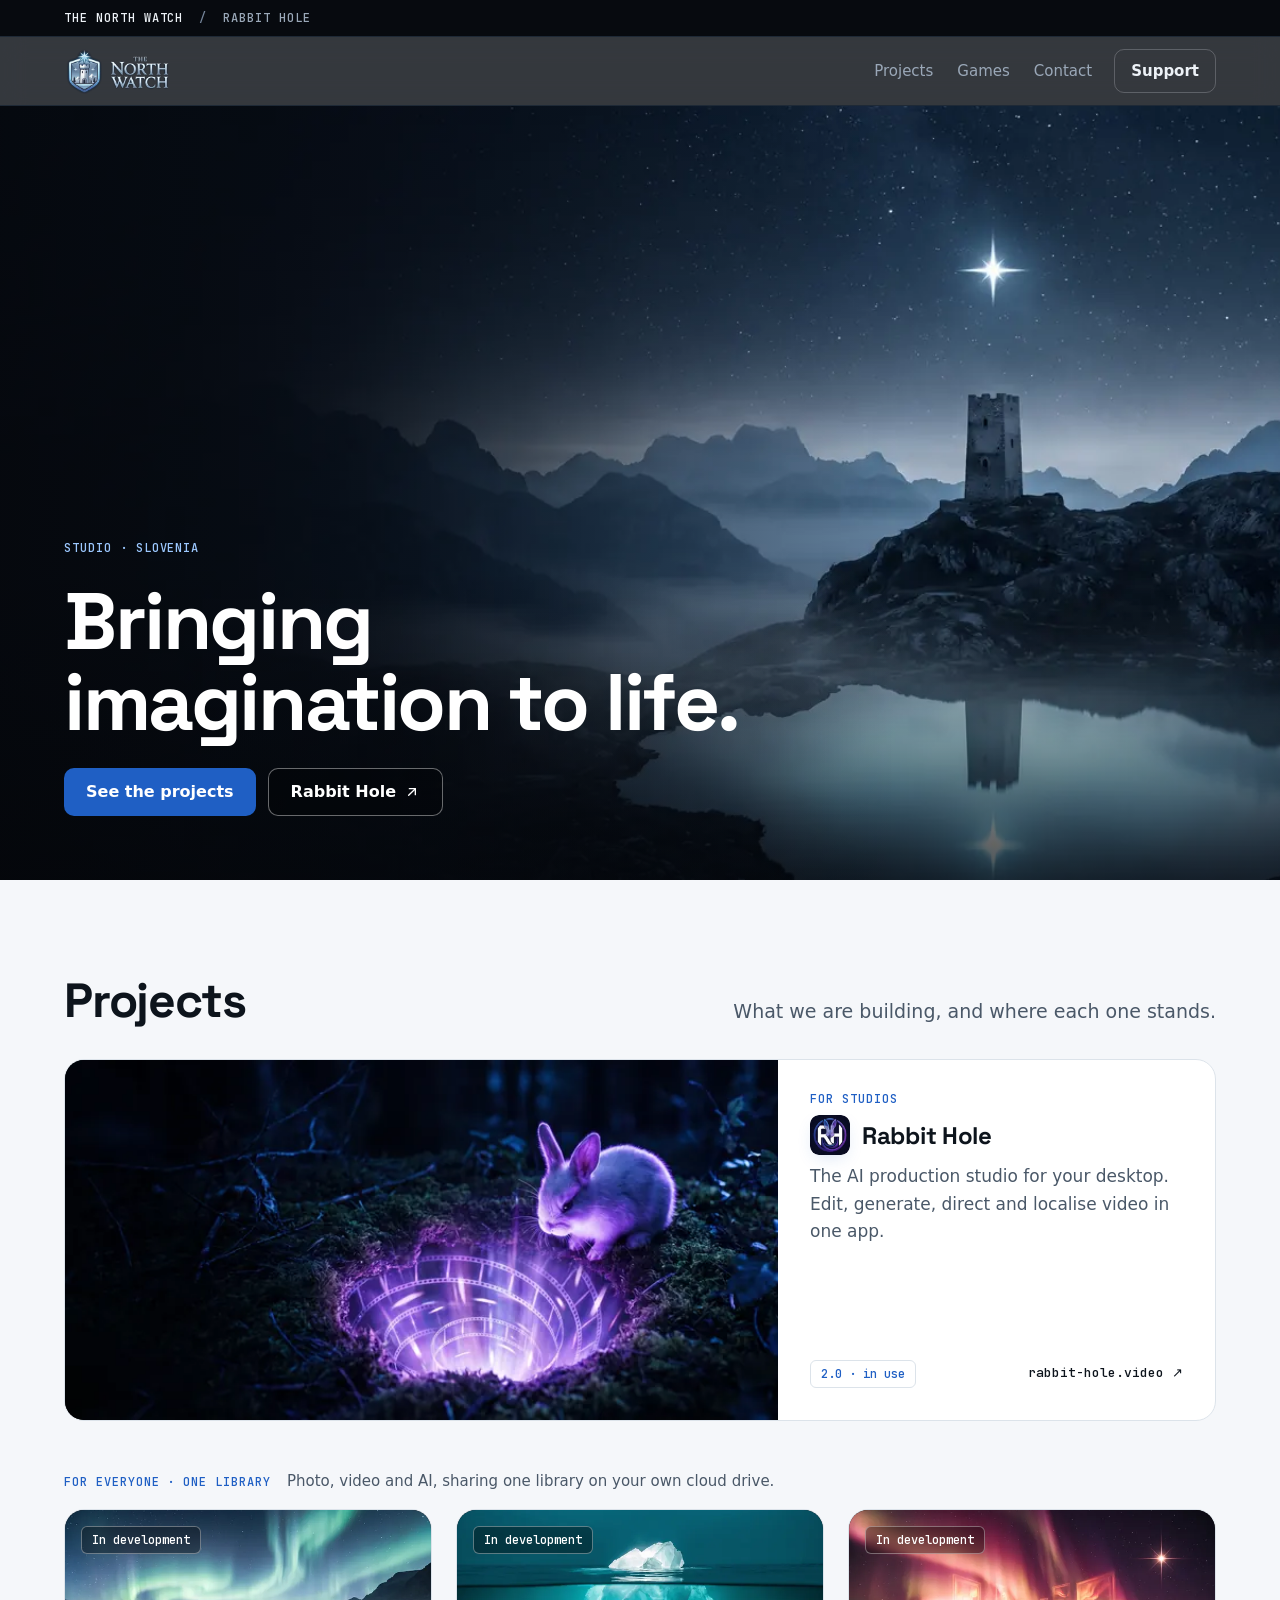
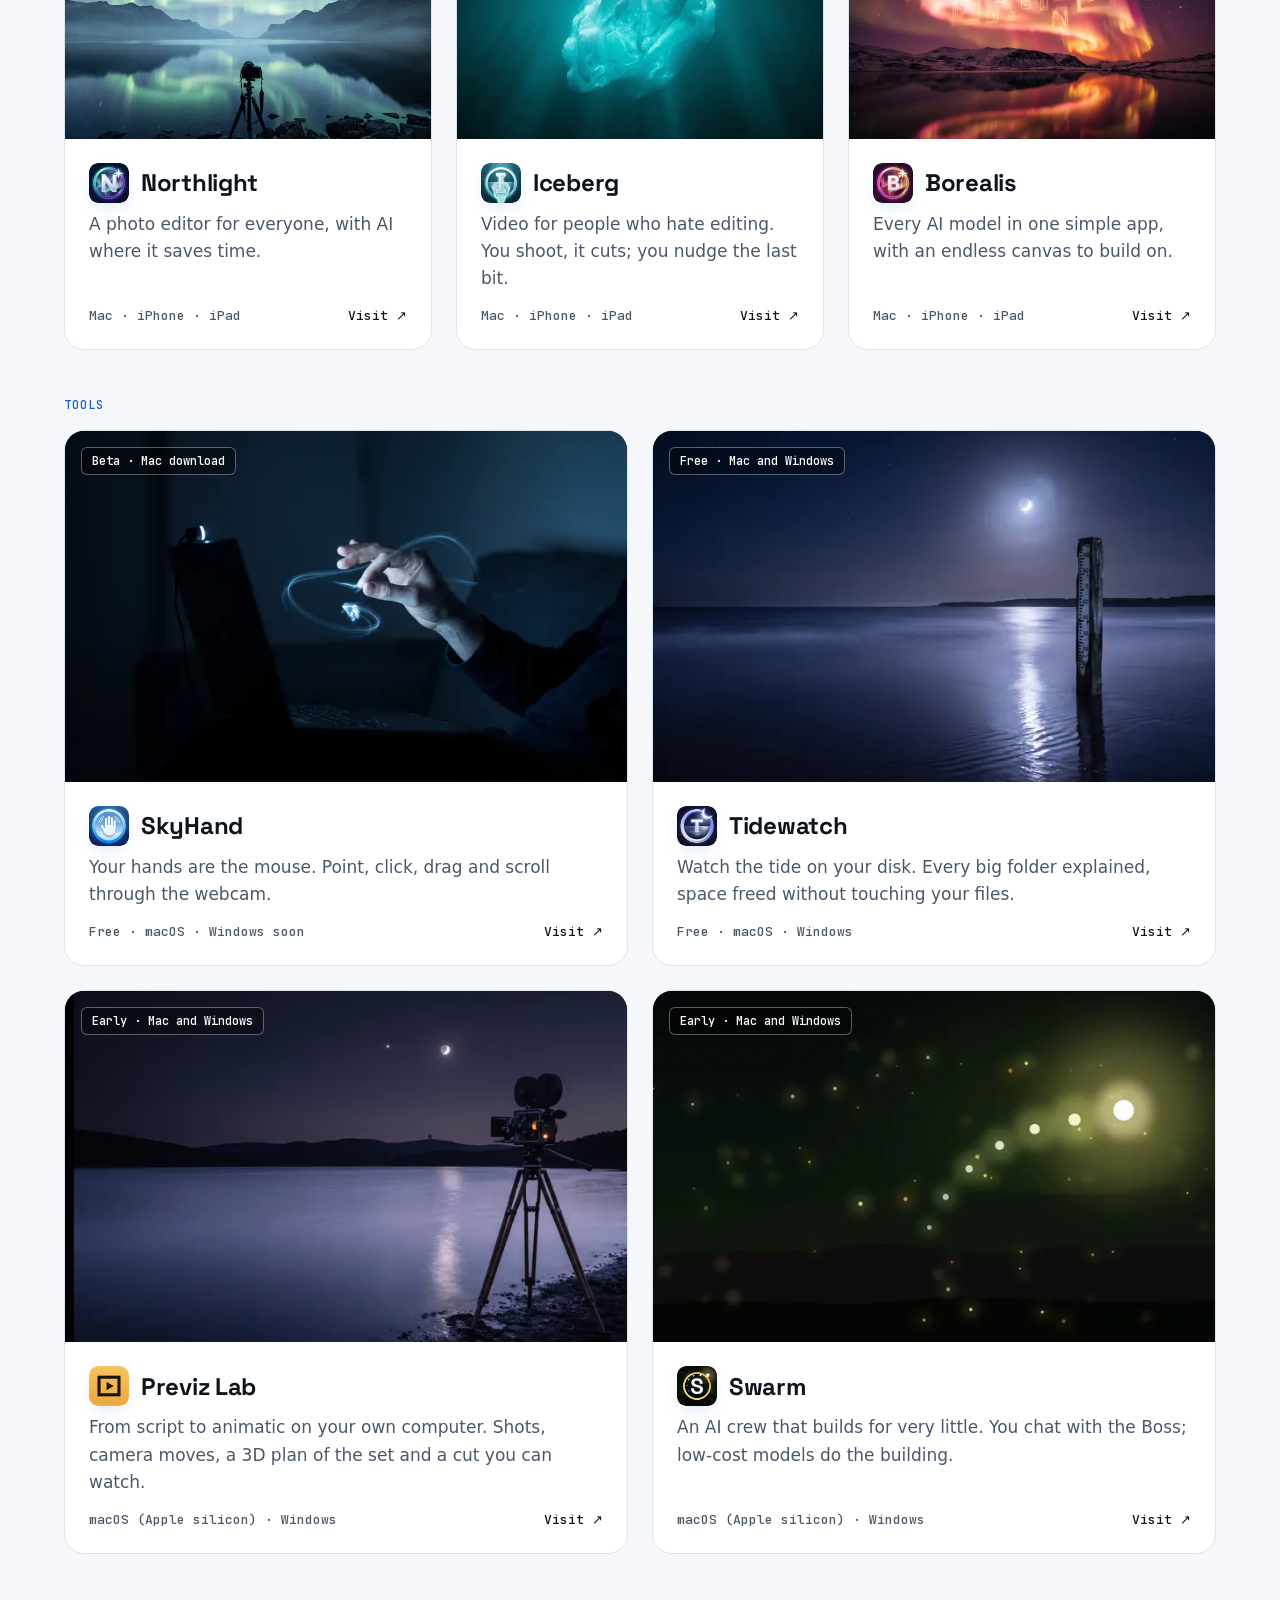
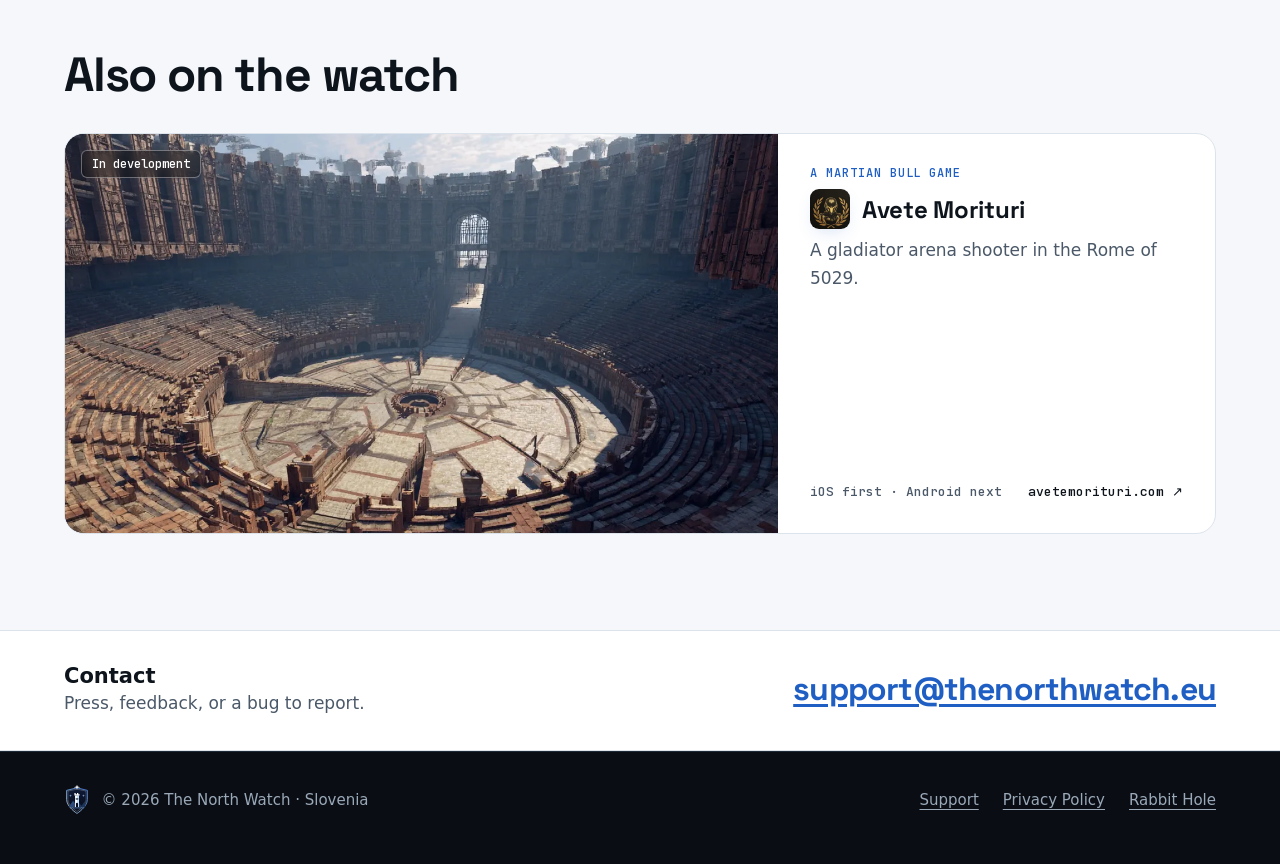
<file: index.html>
<!doctype html>
<html lang="en" data-site="tnw">
<head>
<meta charset="utf-8">
<meta name="viewport" content="width=device-width, initial-scale=1">
<title>The North Watch</title>
<meta name="description" content="The North Watch makes Rabbit Hole, Northlight, Iceberg, Borealis, SkyHand, Tidewatch, Previz Lab and Swarm. Slovenia.">
<meta name="theme-color" content="#0a0e14">
<link rel="canonical" href="https://thenorthwatch.eu/">
<link rel="icon" href="nw/img/favicon.svg" type="image/svg+xml">
<link rel="apple-touch-icon" href="nw/img/apple-touch-icon-180.png">
<meta property="og:title" content="The North Watch">
<meta property="og:description" content="Bringing imagination to life. Rabbit Hole, Northlight, Iceberg, Borealis, SkyHand, Tidewatch, Previz Lab and Swarm.">
<meta property="og:type" content="website">
<meta property="og:url" content="https://thenorthwatch.eu/">
<meta property="og:image" content="https://thenorthwatch.eu/nw/img/tnw-hero-og.jpg">
<meta name="twitter:card" content="summary_large_image">
<link rel="preload" as="image" type="image/webp" imagesrcset="nw/img/tnw-hero-960.webp 960w, nw/img/tnw-hero-1600.webp 1600w, nw/img/tnw-hero-2400.webp 2400w" imagesizes="100vw">
<link rel="stylesheet" href="nw/nw.css">
<script src="nw/nw.js" defer></script>
</head>
<body>
<a class="skip" href="#projects">Skip to the projects</a>

<nav class="strip" aria-label="The North Watch family">
  <div class="wrap">
    <a href="./" aria-current="page">The North Watch</a>
    <span class="sep" aria-hidden="true">/</span>
    <a href="https://rabbit-hole.video">Rabbit Hole</a>
  </div>
</nav>

<header class="bar">
  <div class="wrap">
    <a class="brand" href="./"><img class="logo-h" src="nw/img/tnw-logo-h-320.webp" srcset="nw/img/tnw-logo-h-320.webp 1x, nw/img/tnw-logo-h-640.webp 2x" alt="The North Watch" width="110" height="52"></a>
    <nav class="nav" aria-label="Primary">
      <a class="opt" href="#projects">Projects</a>
      <a class="opt" href="#games">Games</a>
      <a class="opt" href="#contact">Contact</a>
      <a class="btn btn--ghost btn--sm" href="support.html">Support</a>
    </nav>
  </div>
</header>

<main>
  <section class="hero" style="--hero-focus-mobile: 66% center">
    <picture>
      <source type="image/webp" srcset="nw/img/tnw-hero-960.webp 960w, nw/img/tnw-hero-1600.webp 1600w, nw/img/tnw-hero-2400.webp 2400w" sizes="100vw">
      <img src="nw/img/tnw-hero-1600.jpg" alt="A lone watchtower on a ridge under one bright star, above a mountain lake at night" width="1600" height="679" fetchpriority="high">
    </picture>
    <div class="wrap">
      <span class="eyebrow">Studio · Slovenia</span>
      <h1 class="display">Bringing imagination to life.</h1>
      <div class="actions">
        <a class="btn btn--primary" href="#projects">See the projects</a>
        <a class="btn btn--ghost btn--on-image" href="https://rabbit-hole.video">Rabbit Hole
          <svg viewBox="0 0 24 24" fill="none" stroke="currentColor" stroke-width="2" stroke-linecap="round" stroke-linejoin="round" aria-hidden="true"><path d="M7 17 17 7"/><path d="M8 7h9v9"/></svg></a>
      </div>
    </div>
  </section>

  <section class="section" id="projects" aria-labelledby="projects-title">
    <span id="about"></span>
    <div class="wrap">
      <div class="section-head reveal">
        <h2 class="h2" id="projects-title">Projects</h2>
        <p class="lead">What we are building, and where each one stands.</p>
      </div>
      <div class="cards">
        <a class="card card--wide reveal" href="https://rabbit-hole.video">
          <div class="card__media">
            <picture>
              <source type="image/webp" srcset="nw/img/rabbit-hole-800.webp 800w, nw/img/rabbit-hole-1600.webp 1600w" sizes="(min-width: 900px) 62vw, 100vw">
              <img src="nw/img/rabbit-hole-1600.jpg" alt="A white rabbit at the edge of a glowing hole that spirals down into film frames" width="1600" height="679" loading="lazy">
            </picture>
          </div>
          <div class="card__body">
            <span class="eyebrow">For studios</span>
            <h3 class="card__title"><img src="nw/img/app-rabbithole-128.webp" srcset="nw/img/app-rabbithole-128.webp 1x, nw/img/app-rabbithole-256.webp 2x" alt="" width="40" height="40">Rabbit Hole</h3>
            <p>The AI production studio for your desktop. Edit, generate, direct and localise video in one app.</p>
            <div class="card__foot"><span class="pill pill--accent">2.0 · in use</span><span class="go">rabbit-hole.video ↗</span></div>
          </div>
        </a>
      </div>

      <div class="group-head reveal">
        <span class="eyebrow">For everyone · one library</span>
        <p class="muted">Photo, video and AI, sharing one library on your own cloud drive.</p>
      </div>
      <div class="cards cards--3">
          <a class="card reveal" href="http://northlight.thenorthwatch.eu">
            <div class="card__media">
              <picture>
                <source type="image/webp" srcset="nw/img/northlight-640.webp 640w, nw/img/northlight-1280.webp 1280w" sizes="(min-width: 1040px) 33vw, (min-width: 720px) 50vw, 100vw">
                <img src="nw/img/northlight-1280.jpg" alt="Northern lights over a still mountain lake, a camera on a tripod at the shore" width="1280" height="853" loading="lazy">
              </picture>
              <span class="pill pill--on-image">In development</span>
            </div>
            <div class="card__body">
              <h3 class="card__title"><img src="nw/img/app-northlight-128.webp" srcset="nw/img/app-northlight-128.webp 1x, nw/img/app-northlight-256.webp 2x" alt="" width="40" height="40">Northlight</h3>
              <p>A photo editor for everyone, with AI where it saves time.</p>
              <div class="card__foot"><span>Mac · iPhone · iPad</span><span class="go">Visit ↗</span></div>
            </div>
          </a>
          <a class="card reveal" href="http://iceberg.thenorthwatch.eu">
            <div class="card__media">
              <picture>
                <source type="image/webp" srcset="nw/img/iceberg-art-640.webp 640w, nw/img/iceberg-art-1280.webp 1280w" sizes="(min-width: 1040px) 33vw, (min-width: 720px) 50vw, 100vw">
                <img src="nw/img/iceberg-art-1280.jpg" alt="An iceberg at the waterline: a small tip above, a vast glowing mass below" width="1280" height="853" loading="lazy">
              </picture>
              <span class="pill pill--on-image">In development</span>
            </div>
            <div class="card__body">
              <h3 class="card__title"><img src="nw/img/app-iceberg-128.webp" srcset="nw/img/app-iceberg-128.webp 1x, nw/img/app-iceberg-256.webp 2x" alt="" width="40" height="40">Iceberg</h3>
              <p>Video for people who hate editing. You shoot, it cuts; you nudge the last bit.</p>
              <div class="card__foot"><span>Mac · iPhone · iPad</span><span class="go">Visit ↗</span></div>
            </div>
          </a>
          <a class="card reveal" href="http://borealis.thenorthwatch.eu">
            <div class="card__media">
              <picture>
                <source type="image/webp" srcset="nw/img/borealis-art-640.webp 640w, nw/img/borealis-art-1280.webp 1280w" sizes="(min-width: 1040px) 33vw, (min-width: 720px) 50vw, 100vw">
                <img src="nw/img/borealis-art-1280.jpg" alt="A warm aurora over a mountain lake, picture frames taking shape in its light" width="1280" height="853" loading="lazy">
              </picture>
              <span class="pill pill--on-image">In development</span>
            </div>
            <div class="card__body">
              <h3 class="card__title"><img src="nw/img/app-borealis-128.webp" srcset="nw/img/app-borealis-128.webp 1x, nw/img/app-borealis-256.webp 2x" alt="" width="40" height="40">Borealis</h3>
              <p>Every AI model in one simple app, with an endless canvas to build on.</p>
              <div class="card__foot"><span>Mac · iPhone · iPad</span><span class="go">Visit ↗</span></div>
            </div>
          </a>
      </div>

      <div class="group-head reveal">
        <span class="eyebrow">Tools</span>
      </div>
      <div class="cards">
          <a class="card reveal" href="http://skyhand.thenorthwatch.eu">
            <div class="card__media">
              <picture>
                <source type="image/webp" srcset="nw/img/skyhand-640.webp 640w, nw/img/skyhand-1280.webp 1280w" sizes="(min-width: 1040px) 33vw, (min-width: 720px) 50vw, 100vw">
                <img src="nw/img/skyhand-1280.jpg" alt="A hand in the air in front of a laptop, its fingertips leaving blue light trails" width="1280" height="853" loading="lazy">
              </picture>
              <span class="pill pill--on-image">Beta · Mac download</span>
            </div>
            <div class="card__body">
              <h3 class="card__title"><img src="nw/img/app-skyhand-128.webp" srcset="nw/img/app-skyhand-128.webp 1x, nw/img/app-skyhand-256.webp 2x" alt="" width="40" height="40">SkyHand</h3>
              <p>Your hands are the mouse. Point, click, drag and scroll through the webcam.</p>
              <div class="card__foot"><span>Free · macOS · Windows soon</span><span class="go">Visit ↗</span></div>
            </div>
          </a>
          <a class="card reveal" href="https://tidewatch.thenorthwatch.eu">
            <div class="card__media">
              <picture>
                <source type="image/webp" srcset="nw/img/tidewatch-640.webp 640w, nw/img/tidewatch-1280.webp 1280w" sizes="(min-width: 1040px) 33vw, (min-width: 720px) 50vw, 100vw">
                <img src="nw/img/tidewatch-1280.jpg" alt="A wooden tide gauge standing in a calm night sea under a crescent moon" width="1280" height="859" loading="lazy">
              </picture>
              <span class="pill pill--on-image">Free · Mac and Windows</span>
            </div>
            <div class="card__body">
              <h3 class="card__title"><img src="nw/img/app-tidewatch-128.webp" srcset="nw/img/app-tidewatch-128.webp 1x, nw/img/app-tidewatch-256.webp 2x" alt="" width="40" height="40">Tidewatch</h3>
              <p>Watch the tide on your disk. Every big folder explained, space freed without touching your files.</p>
              <div class="card__foot"><span>Free · macOS · Windows</span><span class="go">Visit ↗</span></div>
            </div>
          </a>
          <a class="card reveal" href="https://previz.thenorthwatch.eu">
            <div class="card__media">
              <picture>
                <source type="image/webp" srcset="nw/img/previz-640.webp 640w, nw/img/previz-1280.webp 1280w" sizes="(min-width: 1040px) 33vw, (min-width: 720px) 50vw, 100vw">
                <img src="nw/img/previz-1280.jpg" alt="A vintage film camera on a wooden tripod at the edge of a still lake at night" width="1280" height="859" loading="lazy">
              </picture>
              <span class="pill pill--on-image">Early · Mac and Windows</span>
            </div>
            <div class="card__body">
              <h3 class="card__title"><img src="nw/img/app-previz-128.webp" srcset="nw/img/app-previz-128.webp 1x, nw/img/app-previz-256.webp 2x" alt="" width="40" height="40">Previz Lab</h3>
              <p>From script to animatic on your own computer. Shots, camera moves, a 3D plan of the set and a cut you can watch.</p>
              <div class="card__foot"><span>macOS (Apple silicon) · Windows</span><span class="go">Visit ↗</span></div>
            </div>
          </a>
          <a class="card reveal" href="swarm/">
            <div class="card__media">
              <picture>
                <source type="image/webp" srcset="nw/img/swarm-640.webp 640w, nw/img/swarm-1280.webp 1280w" sizes="(min-width: 1040px) 33vw, (min-width: 720px) 50vw, 100vw">
                <img src="nw/img/swarm-1280.jpg" alt="Fireflies over dark hills at night, a line of them rising towards one bright light" width="1280" height="853" loading="lazy">
              </picture>
              <span class="pill pill--on-image">Early · Mac and Windows</span>
            </div>
            <div class="card__body">
              <h3 class="card__title"><img src="nw/img/app-swarm-128.webp" srcset="nw/img/app-swarm-128.webp 1x, nw/img/app-swarm-256.webp 2x" alt="" width="40" height="40">Swarm</h3>
              <p>An AI crew that builds for very little. You chat with the Boss; low-cost models do the building.</p>
              <div class="card__foot"><span>macOS (Apple silicon) · Windows</span><span class="go">Visit ↗</span></div>
            </div>
          </a>
      </div>
    </div>
  </section>

  <section class="section" id="games" aria-labelledby="games-title" style="padding-top: 0">
    <div class="wrap">
      <div class="section-head reveal">
        <h2 class="h2" id="games-title">Also on the watch</h2>
      </div>
      <div class="cards">
        <a class="card card--wide reveal" href="http://avetemorituri.com">
          <div class="card__media">
            <picture>
              <source type="image/webp" srcset="nw/img/avete-morituri-640.webp 640w, nw/img/avete-morituri-1280.webp 1280w" sizes="(min-width: 900px) 62vw, 100vw">
              <img src="nw/img/avete-morituri-1280.jpg" alt="A vast futuristic Roman arena seen from the stands" width="1280" height="717" loading="lazy">
            </picture>
            <span class="pill pill--on-image">In development</span>
          </div>
          <div class="card__body">
            <span class="eyebrow">A Martian Bull game</span>
            <h3 class="card__title"><img src="nw/img/am-emblem-128.webp" srcset="nw/img/am-emblem-128.webp 1x, nw/img/am-emblem-256.webp 2x" alt="" width="40" height="40">Avete Morituri</h3>
            <p>A gladiator arena shooter in the Rome of 5029.</p>
            <div class="card__foot"><span>iOS first · Android next</span><span class="go">avetemorituri.com ↗</span></div>
          </div>
        </a>
      </div>
    </div>
  </section>

  <section class="band" id="contact" aria-labelledby="contact-title">
    <div class="wrap">
      <div>
        <h2 class="h3" id="contact-title">Contact</h2>
        <p class="muted">Press, feedback, or a bug to report.</p>
      </div>
      <a class="h2" href="mailto:support@thenorthwatch.eu" style="font-size: clamp(22px, 3vw, 32px)">support@thenorthwatch.eu</a>
    </div>
  </section>
</main>

<footer class="foot">
  <div class="wrap">
    <div class="brandline"><img src="nw/img/seal.svg" alt="" width="26" height="32">© 2026 The North Watch · Slovenia</div>
    <nav class="links" aria-label="Footer">
      <a href="support.html">Support</a>
      <a href="privacy.html">Privacy Policy</a>
      <a href="https://rabbit-hole.video">Rabbit Hole</a>
    </nav>
  </div>
</footer>
</body>
</html>
</file>
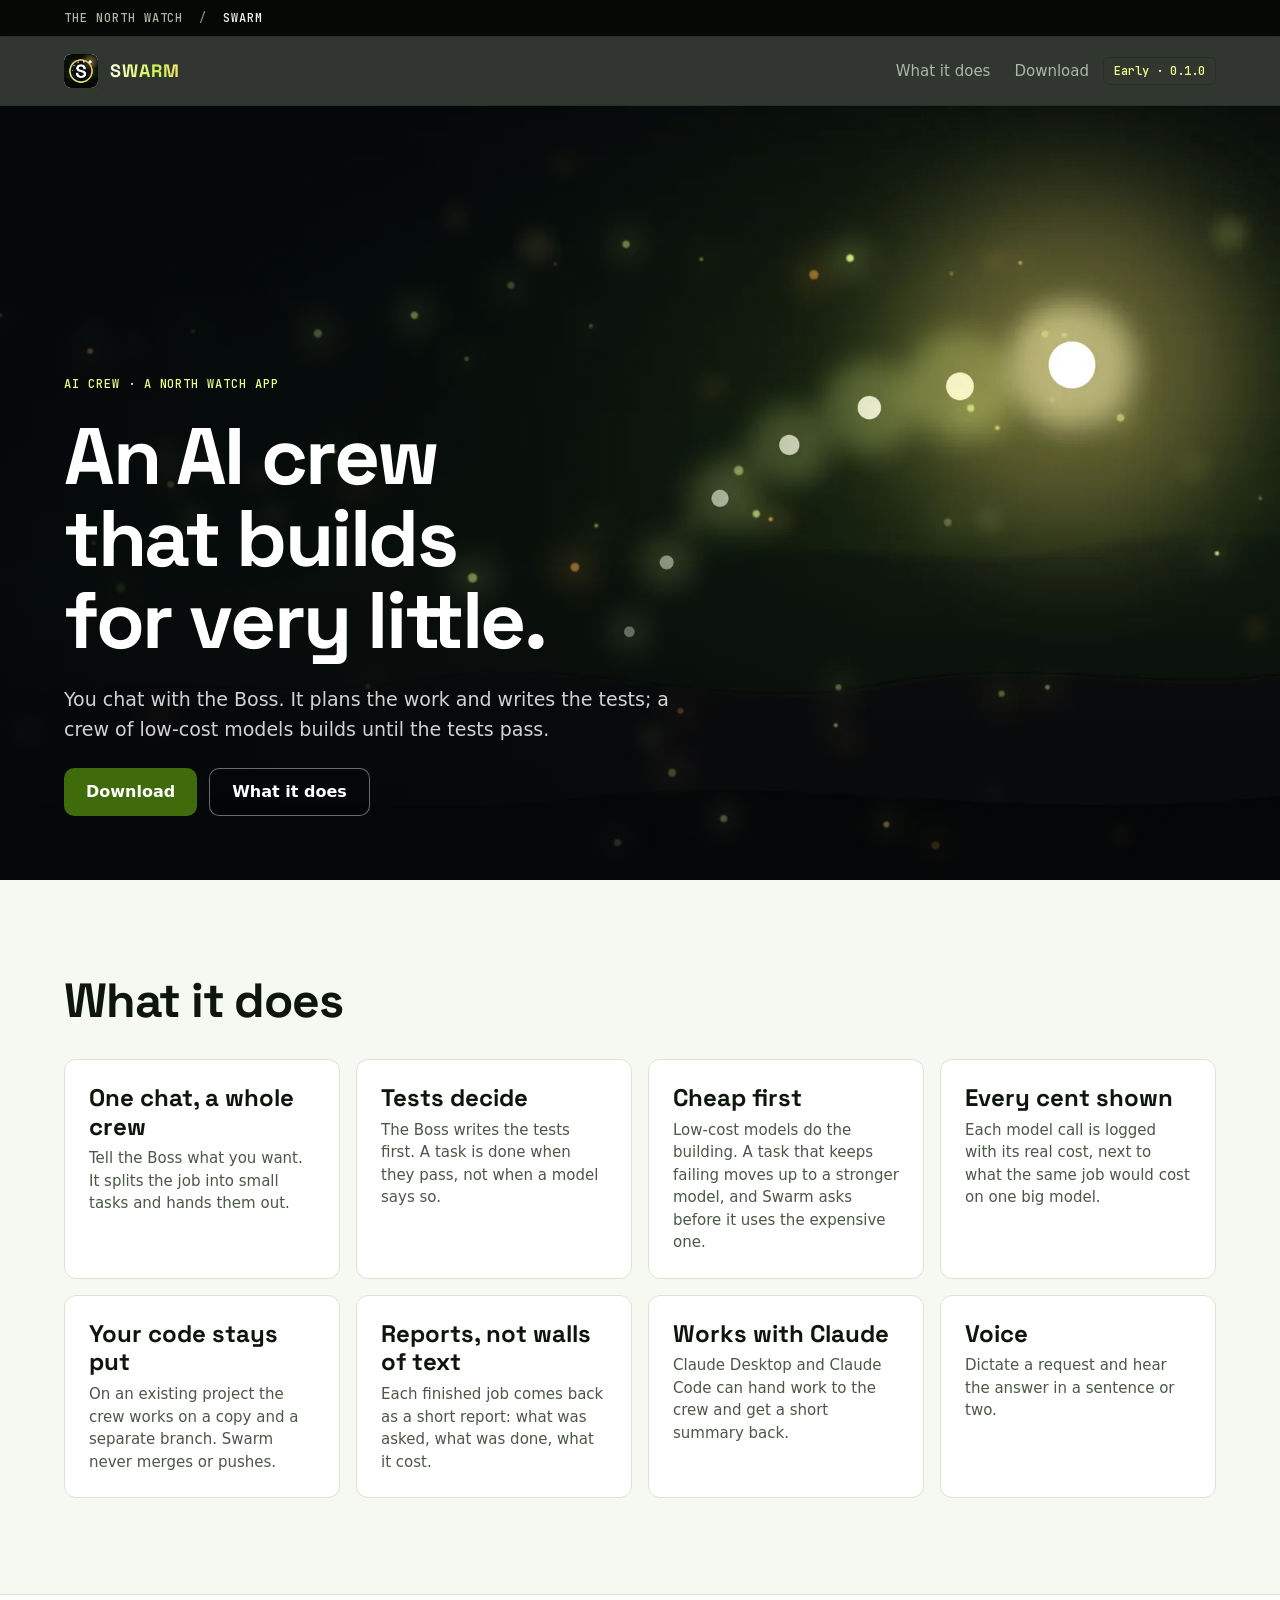
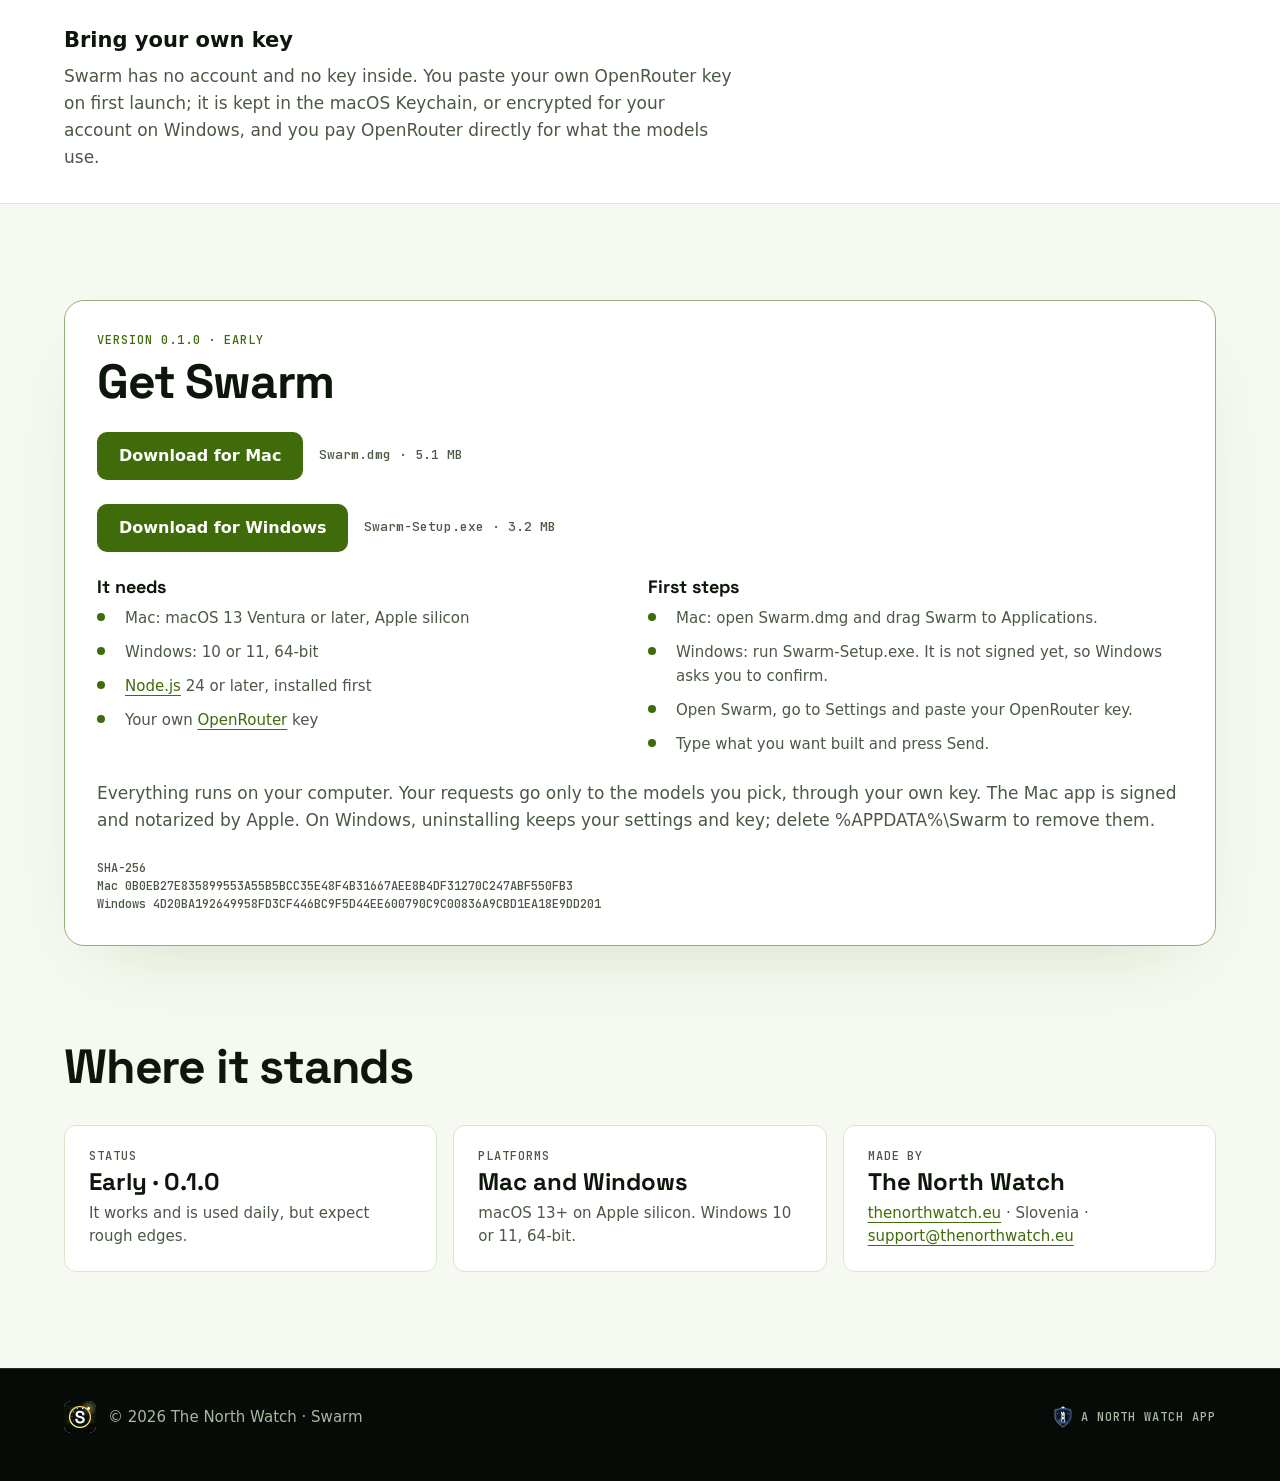
<file: swarm/index.html>
<!doctype html>
<html lang="en" data-site="sw">
<head>
<meta charset="utf-8">
<meta name="viewport" content="width=device-width, initial-scale=1">
<title>Swarm — an AI crew that builds for very little</title>
<meta name="description" content="Swarm is a Mac and Windows app where you chat with a Boss that plans the work and writes the tests, and a crew of low-cost AI models builds it. Early version, with your own OpenRouter key.">
<meta name="theme-color" content="#070b07">
<link rel="canonical" href="https://thenorthwatch.eu/swarm/">
<link rel="icon" href="../nw/img/app-swarm-256.png" type="image/png">
<link rel="apple-touch-icon" href="../nw/img/app-swarm-256.png">
<meta property="og:title" content="Swarm">
<meta property="og:description" content="An AI crew that builds for very little. You chat with the Boss; low-cost models do the building. Early version for Mac and Windows.">
<meta property="og:type" content="website">
<meta property="og:url" content="https://thenorthwatch.eu/swarm/">
<meta property="og:image" content="https://thenorthwatch.eu/nw/img/swarm-hero-og.jpg">
<meta name="twitter:card" content="summary_large_image">
<link rel="stylesheet" href="../nw/nw.css">
<script src="../nw/nw.js" defer></script>
</head>
<body>
<a class="skip" href="#download">Skip to the download</a>

<nav class="strip" aria-label="The North Watch family">
  <div class="wrap">
    <a href="../">The North Watch</a>
    <span class="sep" aria-hidden="true">/</span>
    <a href="./" aria-current="page">Swarm</a>
  </div>
</nav>

<header class="bar">
  <div class="wrap">
    <a class="brand" href="./"><img class="app-icon" src="../nw/img/app-swarm-128.webp" srcset="../nw/img/app-swarm-128.webp 1x, ../nw/img/app-swarm-256.webp 2x" alt="" width="34" height="34"><span class="wordmark">Swarm</span></a>
    <nav class="nav" aria-label="Primary">
      <a class="opt" href="#features">What it does</a>
      <a class="opt" href="#download">Download</a>
      <span class="pill pill--accent">Early · 0.1.0</span>
    </nav>
  </div>
</header>

<main>
  <section class="hero" style="--hero-focus-mobile: 78% center">
    <picture><source type="image/webp" srcset="../nw/img/swarm-hero-960.webp 960w, ../nw/img/swarm-hero-1600.webp 1600w, ../nw/img/swarm-hero-2400.webp 2400w" sizes="100vw"><img src="../nw/img/swarm-hero-1600.jpg" alt="Fireflies over dark hills at night, a line of them rising towards one bright light" width="1600" height="1067" fetchpriority="high"></picture>
    <div class="wrap">
      <span class="eyebrow">AI crew · a North Watch app</span>
      <h1 class="display">An AI crew that builds for very little.</h1>
      <p class="lead">You chat with the Boss. It plans the work and writes the tests; a crew of low-cost models builds until the tests pass.</p>
      <div class="actions">
        <a class="btn btn--primary" href="#download">Download</a>
        <a class="btn btn--ghost btn--on-image" href="#features">What it does</a>
      </div>
    </div>
  </section>

  <section class="section" id="features" aria-labelledby="features-title">
    <div class="wrap">
      <div class="section-head reveal"><h2 class="h2" id="features-title">What it does</h2></div>
      <div class="facts reveal">
        <div class="fact"><span class="v">One chat, a whole crew</span><p>Tell the Boss what you want. It splits the job into small tasks and hands them out.</p></div>
        <div class="fact"><span class="v">Tests decide</span><p>The Boss writes the tests first. A task is done when they pass, not when a model says so.</p></div>
        <div class="fact"><span class="v">Cheap first</span><p>Low-cost models do the building. A task that keeps failing moves up to a stronger model, and Swarm asks before it uses the expensive one.</p></div>
        <div class="fact"><span class="v">Every cent shown</span><p>Each model call is logged with its real cost, next to what the same job would cost on one big model.</p></div>
        <div class="fact"><span class="v">Your code stays put</span><p>On an existing project the crew works on a copy and a separate branch. Swarm never merges or pushes.</p></div>
        <div class="fact"><span class="v">Reports, not walls of text</span><p>Each finished job comes back as a short report: what was asked, what was done, what it cost.</p></div>
        <div class="fact"><span class="v">Works with Claude</span><p>Claude Desktop and Claude Code can hand work to the crew and get a short summary back.</p></div>
        <div class="fact"><span class="v">Voice</span><p>Dictate a request and hear the answer in a sentence or two.</p></div>
      </div>
    </div>
  </section>

  <section class="band" aria-labelledby="band-title">
    <div class="wrap">
      <div style="display: flex; flex-direction: column; gap: 8px; max-width: 62ch">
        <h2 class="h3" id="band-title">Bring your own key</h2>
        <p class="muted">Swarm has no account and no key inside. You paste your own OpenRouter key on first launch; it is kept in the macOS Keychain, or encrypted for your account on Windows, and you pay OpenRouter directly for what the models use.</p>
      </div>
    </div>
  </section>

  <section class="section" id="download" aria-labelledby="download-title">
    <div class="wrap">
      <div class="tier tier--pro reveal" style="gap: var(--s5)">
        <div style="display: flex; flex-direction: column; gap: 8px">
          <span class="eyebrow">Version 0.1.0 · early</span>
          <h2 class="h2" id="download-title">Get Swarm</h2>
        </div>
        <div style="display: flex; flex-wrap: wrap; align-items: center; gap: var(--s4)"><a class="btn btn--primary" href="https://github.com/svizi29/swarm-releases/releases/latest/download/Swarm.dmg" data-goatcounter-click="download/swarm-0.1.0-mac" data-goatcounter-title="Swarm 0.1.0 Mac download">Download for Mac</a><span class="muted" style="font: 500 13px/1.3 var(--font-mono)">Swarm.dmg · 5.1 MB</span></div>
        <div style="display: flex; flex-wrap: wrap; align-items: center; gap: var(--s4)"><a class="btn btn--primary" href="https://github.com/svizi29/swarm-releases/releases/latest/download/Swarm-Setup.exe" data-goatcounter-click="download/swarm-0.1.0-win" data-goatcounter-title="Swarm 0.1.0 Windows download">Download for Windows</a><span class="muted" style="font: 500 13px/1.3 var(--font-mono)">Swarm-Setup.exe · 3.2 MB</span></div>
        <div class="tiers" style="grid-template-columns: repeat(auto-fit, minmax(240px, 1fr))">
          <div style="display: flex; flex-direction: column; gap: 8px"><h3 style="font: 700 18px/1.25 var(--font-display); background: none; color: var(--ink)">It needs</h3><ul class="ticks"><li><span>Mac: macOS 13 Ventura or later, Apple silicon</span></li><li><span>Windows: 10 or 11, 64-bit</span></li><li><span><a href="https://nodejs.org">Node.js</a> 24 or later, installed first</span></li><li><span>Your own <a href="https://openrouter.ai">OpenRouter</a> key</span></li></ul></div>
          <div style="display: flex; flex-direction: column; gap: 8px"><h3 style="font: 700 18px/1.25 var(--font-display); background: none; color: var(--ink)">First steps</h3><ul class="ticks"><li><span>Mac: open Swarm.dmg and drag Swarm to Applications.</span></li><li><span>Windows: run Swarm-Setup.exe. It is not signed yet, so Windows asks you to confirm.</span></li><li><span>Open Swarm, go to Settings and paste your OpenRouter key.</span></li><li><span>Type what you want built and press Send.</span></li></ul></div>
        </div>
        <p class="muted">Everything runs on your computer. Your requests go only to the models you pick, through your own key. The Mac app is signed and notarized by Apple. On Windows, uninstalling keeps your settings and key; delete %APPDATA%\Swarm to remove them.</p>
        <p class="muted" style="font: 500 12px/1.5 var(--font-mono); overflow-wrap: anywhere">SHA-256<br>Mac 0B0EB27E835899553A55B5BCC35E48F4B31667AEE8B4DF31270C247ABF550FB3<br>Windows 4D20BA192649958FD3CF446BC9F5D44EE600790C9C00836A9CBD1EA18E9DD201</p>
      </div>
    </div>
  </section>

  <section class="section" id="status" aria-labelledby="status-title" style="padding-top: 0">
    <div class="wrap">
      <h2 class="h2 reveal" id="status-title" style="margin-bottom: var(--s6)">Where it stands</h2>
      <div class="facts reveal">
        <div class="fact"><span class="k">Status</span><span class="v">Early · 0.1.0</span><p>It works and is used daily, but expect rough edges.</p></div>
        <div class="fact"><span class="k">Platforms</span><span class="v">Mac and Windows</span><p>macOS 13+ on Apple silicon. Windows 10 or 11, 64-bit.</p></div>
        <div class="fact"><span class="k">Made by</span><span class="v">The North Watch</span><p><a href="../">thenorthwatch.eu</a> · Slovenia · <a href="mailto:support@thenorthwatch.eu">support@thenorthwatch.eu</a></p></div>
      </div>
    </div>
  </section>
</main>

<footer class="foot">
  <div class="wrap">
    <div class="brandline"><img src="../nw/img/app-swarm-128.webp" alt="" width="28" height="28" style="border-radius: 22.5%">© 2026 The North Watch · Swarm</div>
    <a class="byline" href="../"><img src="../nw/img/seal.svg" alt="" width="20" height="25">A North Watch app</a>
  </div>
</footer>
</body>
</html>
</file>
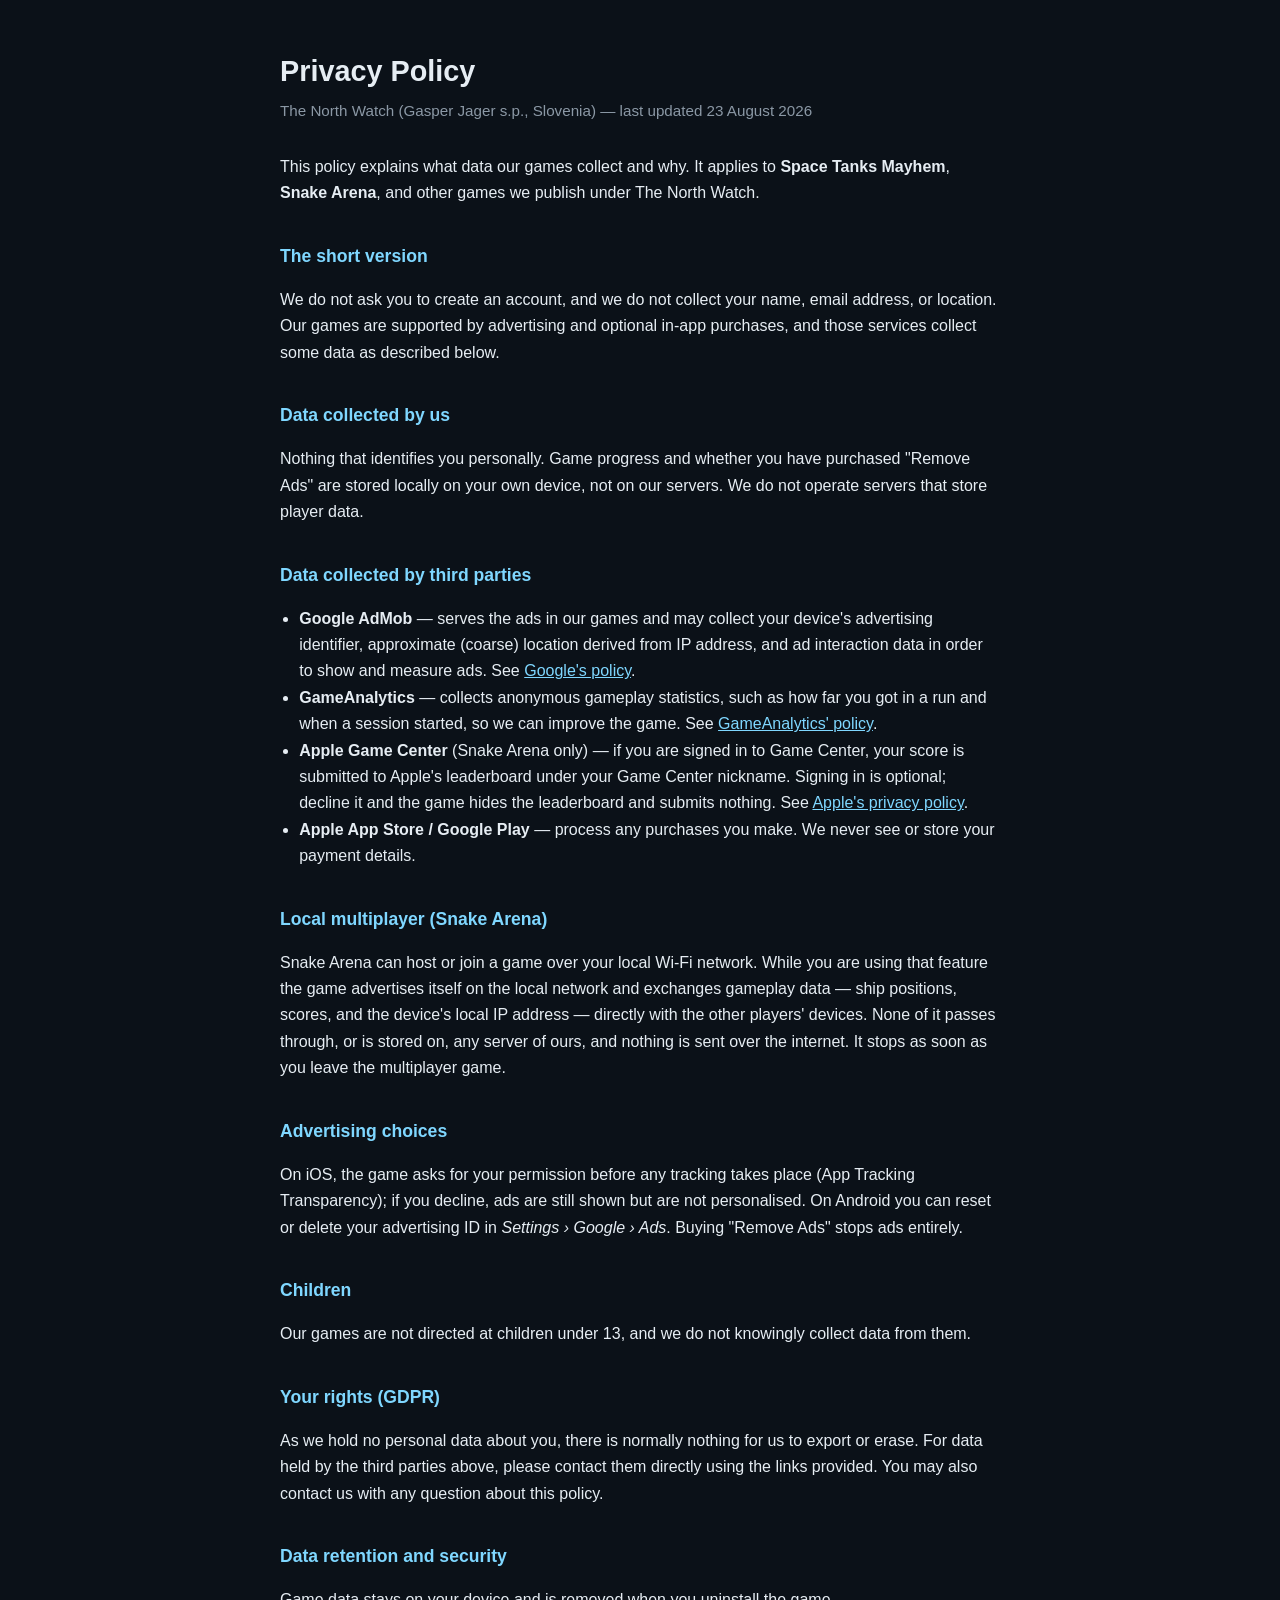
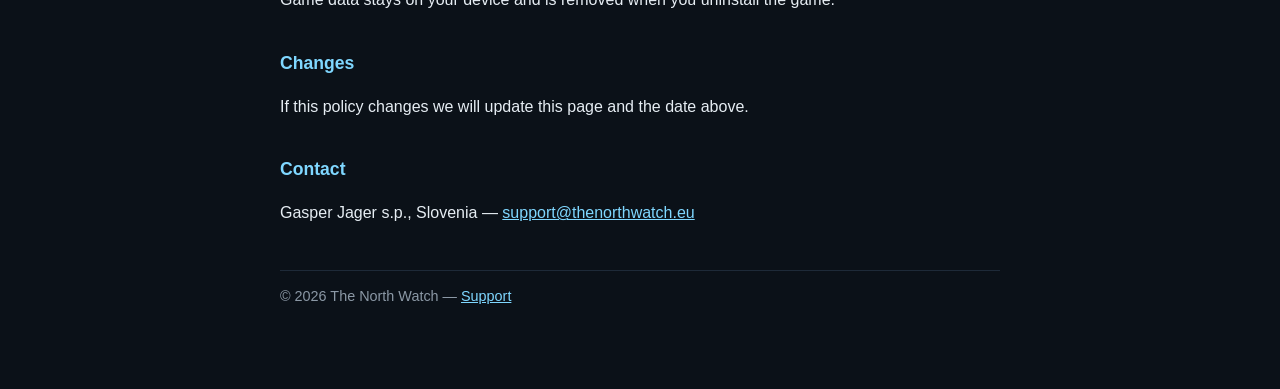
<file: privacy.html>
<!doctype html>
<html lang="en">
<head>
<meta charset="utf-8">
<meta name="viewport" content="width=device-width, initial-scale=1">
<link rel="icon" href="logo.svg">
<title>Privacy Policy — The North Watch</title>
<style>
  :root { color-scheme: light dark; }
  body { margin:0; font-family:-apple-system,BlinkMacSystemFont,"Segoe UI",Roboto,sans-serif;
         line-height:1.65; background:#0b1118; color:#e6edf3; }
  .wrap { max-width:720px; margin:0 auto; padding:48px 24px 80px; }
  h1 { font-size:1.8rem; margin:0 0 .1em; }
  h2 { font-size:1.1rem; margin:2em 0 .4em; color:#7fd7ff; }
  a { color:#7fd7ff; }
  .upd { color:#8b98a5; margin:0 0 2em; font-size:.95rem; }
  ul { padding-left:1.2em; }
  footer { margin-top:3em; color:#8b98a5; font-size:.9rem; border-top:1px solid #1e2a38; padding-top:1em; }
</style>
</head>
<body>
<div class="wrap">
<h1>Privacy Policy</h1>
<p class="upd">The North Watch (Gasper Jager s.p., Slovenia) — last updated 23 August 2026</p>

<p>This policy explains what data our games collect and why. It applies to
<strong>Space Tanks Mayhem</strong>, <strong>Snake Arena</strong>, and other games we
publish under The North Watch.</p>

<h2>The short version</h2>
<p>We do not ask you to create an account, and we do not collect your name, email address, or location.
Our games are supported by advertising and optional in-app purchases, and those services collect
some data as described below.</p>

<h2>Data collected by us</h2>
<p>Nothing that identifies you personally. Game progress and whether you have purchased "Remove Ads"
are stored locally on your own device, not on our servers. We do not operate servers that store player data.</p>

<h2>Data collected by third parties</h2>
<ul>
  <li><strong>Google AdMob</strong> — serves the ads in our games and may collect your device's
      advertising identifier, approximate (coarse) location derived from IP address, and ad interaction
      data in order to show and measure ads.
      See <a href="https://policies.google.com/technologies/partner-sites">Google's policy</a>.</li>
  <li><strong>GameAnalytics</strong> — collects anonymous gameplay statistics, such as how far you
      got in a run and when a session started, so we can improve the game.
      See <a href="https://gameanalytics.com/privacy">GameAnalytics' policy</a>.</li>
  <li><strong>Apple Game Center</strong> (Snake Arena only) — if you are signed in to Game Center,
      your score is submitted to Apple's leaderboard under your Game Center nickname. Signing in is
      optional; decline it and the game hides the leaderboard and submits nothing.
      See <a href="https://www.apple.com/legal/privacy/">Apple's privacy policy</a>.</li>
  <li><strong>Apple App Store / Google Play</strong> — process any purchases you make. We never see or
      store your payment details.</li>
</ul>

<h2>Local multiplayer (Snake Arena)</h2>
<p>Snake Arena can host or join a game over your local Wi-Fi network. While you are using that
feature the game advertises itself on the local network and exchanges gameplay data — ship
positions, scores, and the device's local IP address — directly with the other players' devices.
None of it passes through, or is stored on, any server of ours, and nothing is sent over the
internet. It stops as soon as you leave the multiplayer game.</p>

<h2>Advertising choices</h2>
<p>On iOS, the game asks for your permission before any tracking takes place (App Tracking Transparency);
if you decline, ads are still shown but are not personalised. On Android you can reset or delete your
advertising ID in <em>Settings &rsaquo; Google &rsaquo; Ads</em>. Buying "Remove Ads" stops ads entirely.</p>

<h2>Children</h2>
<p>Our games are not directed at children under 13, and we do not knowingly collect data from them.</p>

<h2>Your rights (GDPR)</h2>
<p>As we hold no personal data about you, there is normally nothing for us to export or erase. For data
held by the third parties above, please contact them directly using the links provided. You may also
contact us with any question about this policy.</p>

<h2>Data retention and security</h2>
<p>Game data stays on your device and is removed when you uninstall the game.</p>

<h2>Changes</h2>
<p>If this policy changes we will update this page and the date above.</p>

<h2>Contact</h2>
<p>Gasper Jager s.p., Slovenia —
   <a href="mailto:support@thenorthwatch.eu">support@thenorthwatch.eu</a></p>

<footer>© 2026 The North Watch — <a href="support.html">Support</a></footer>
</div>
</body>
</html>
</file>
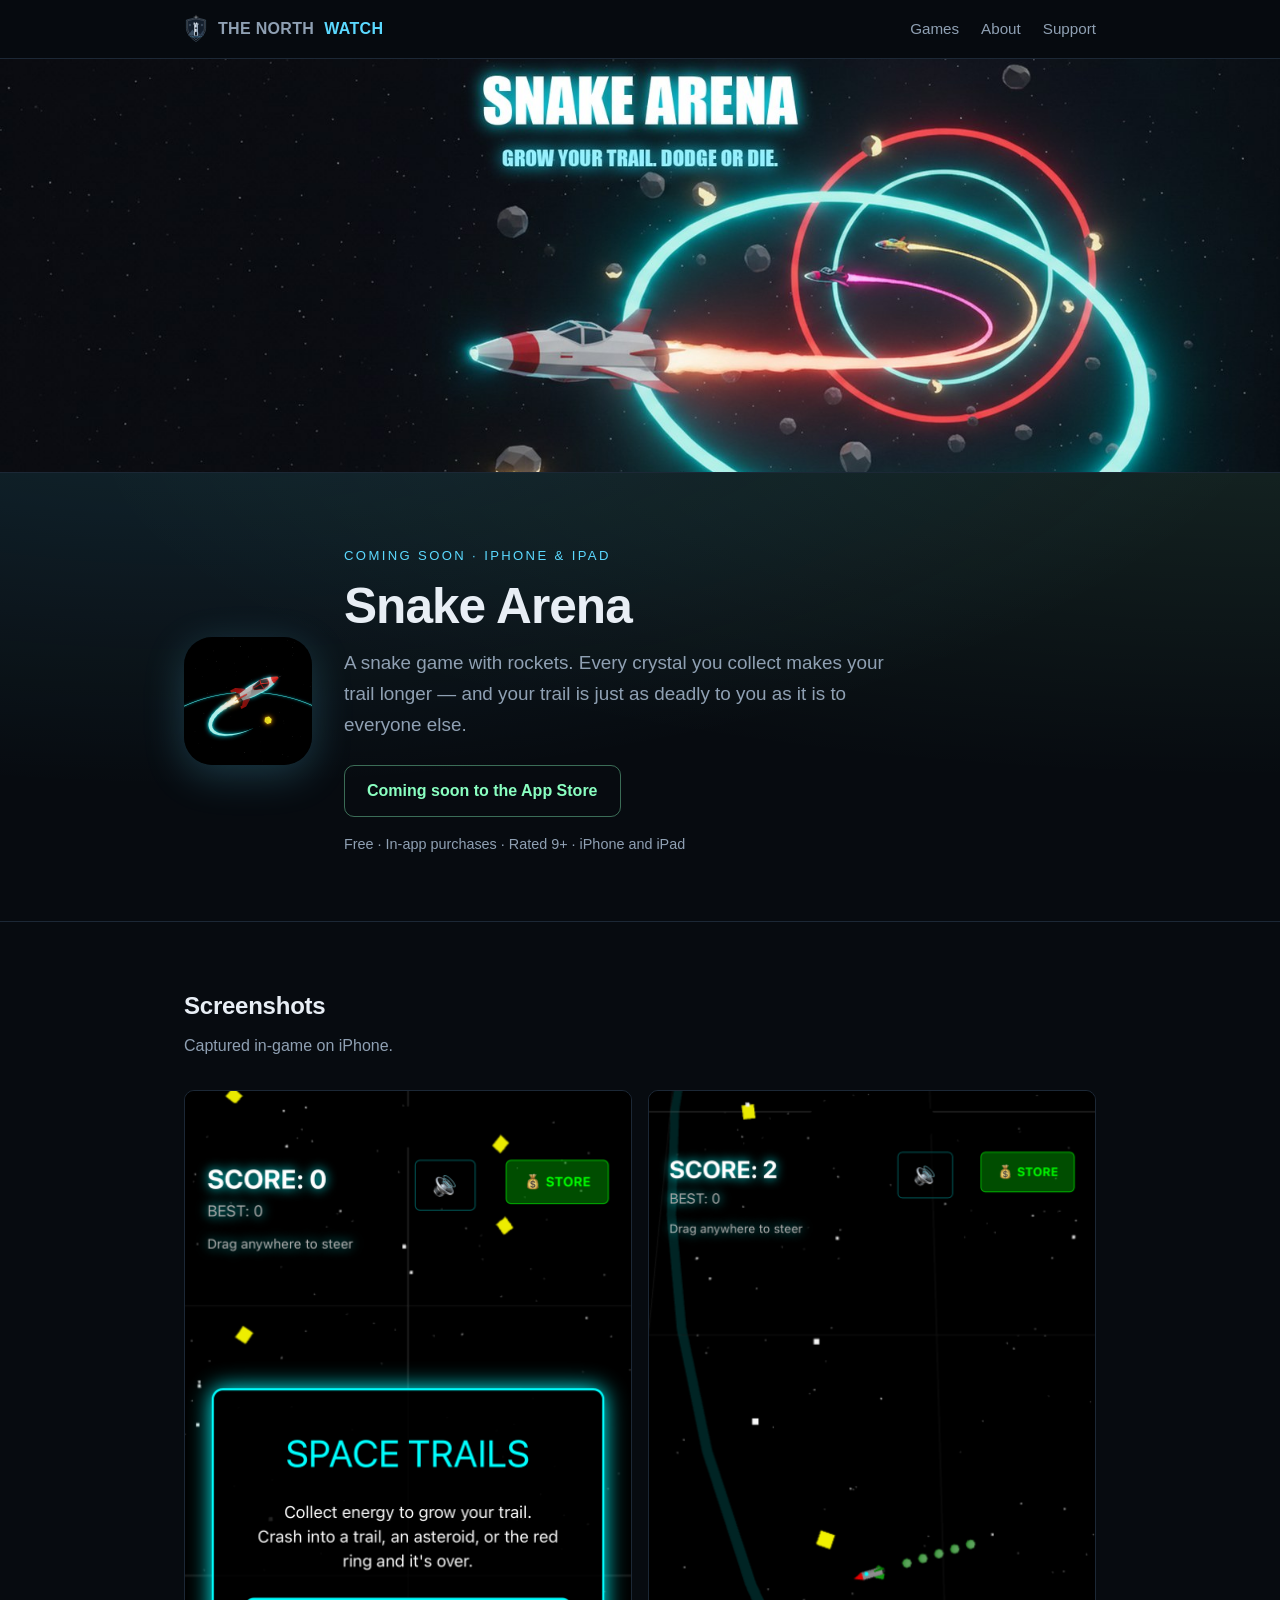
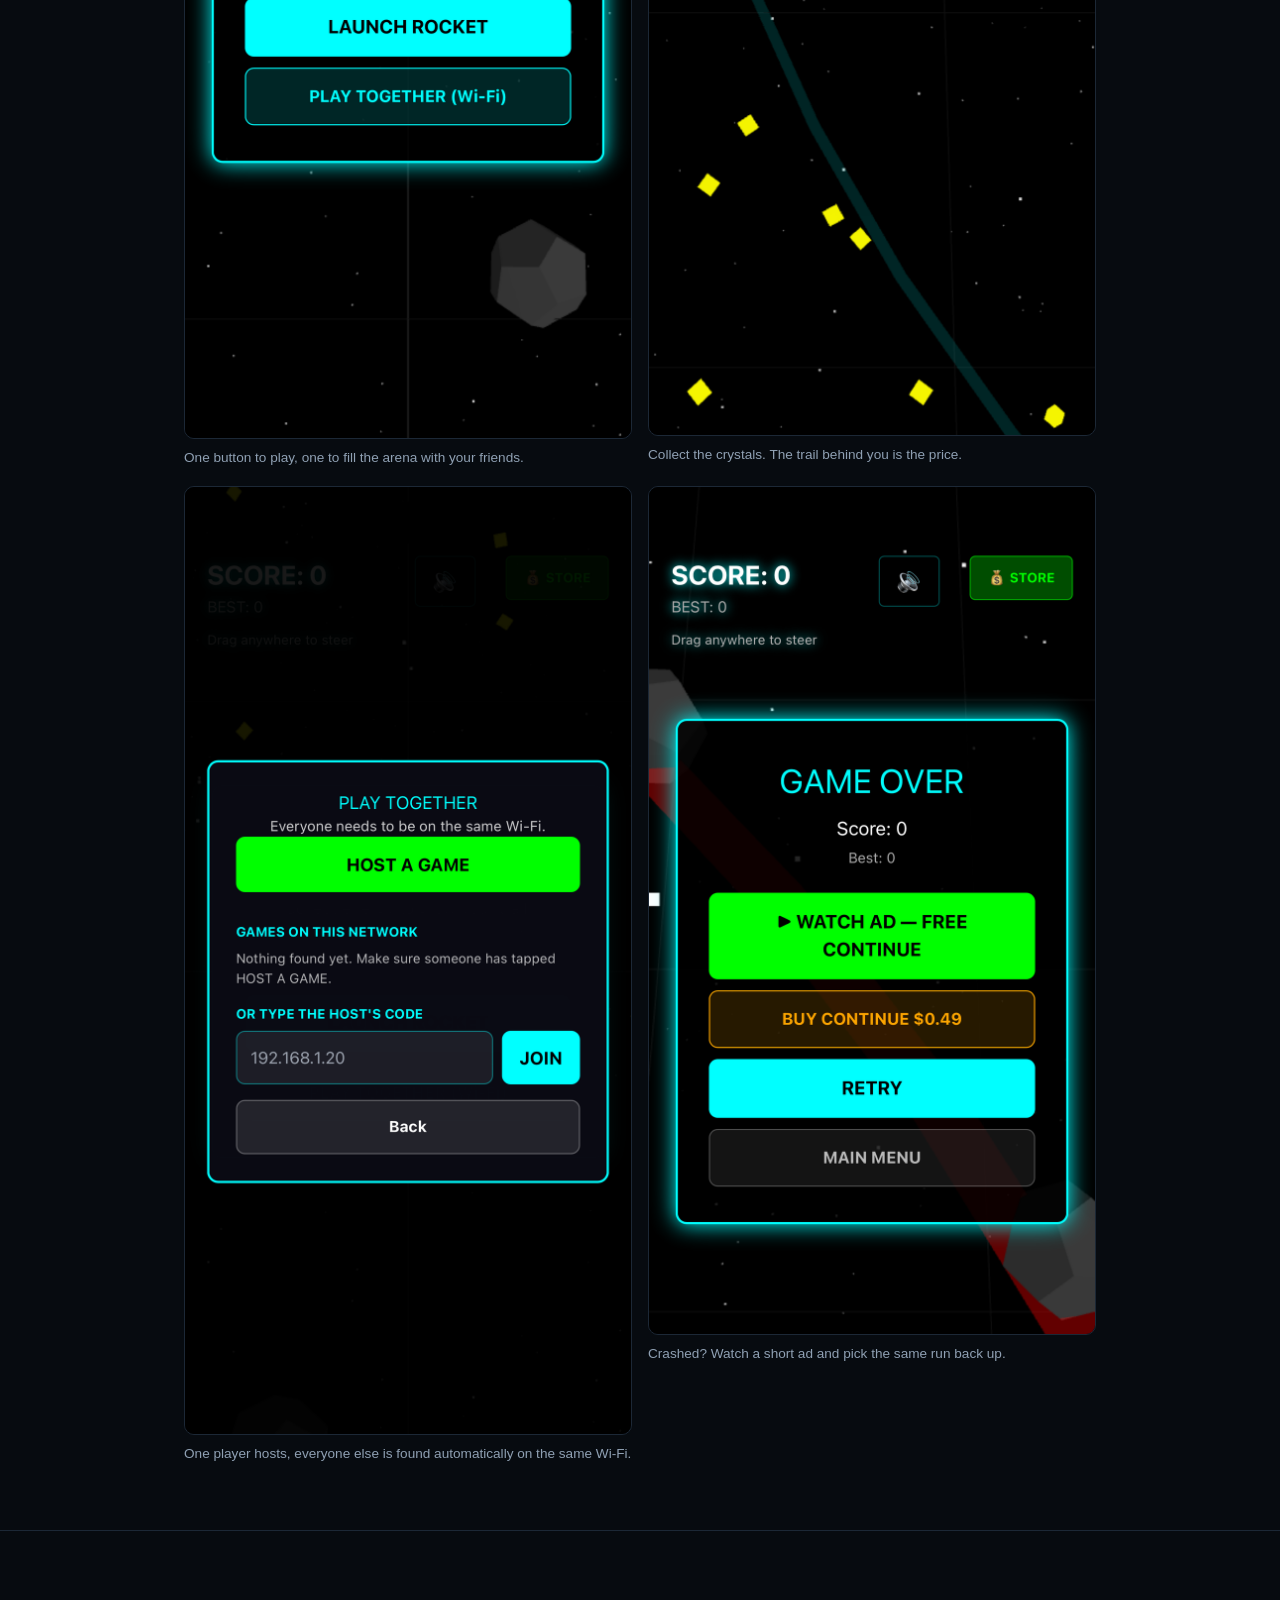
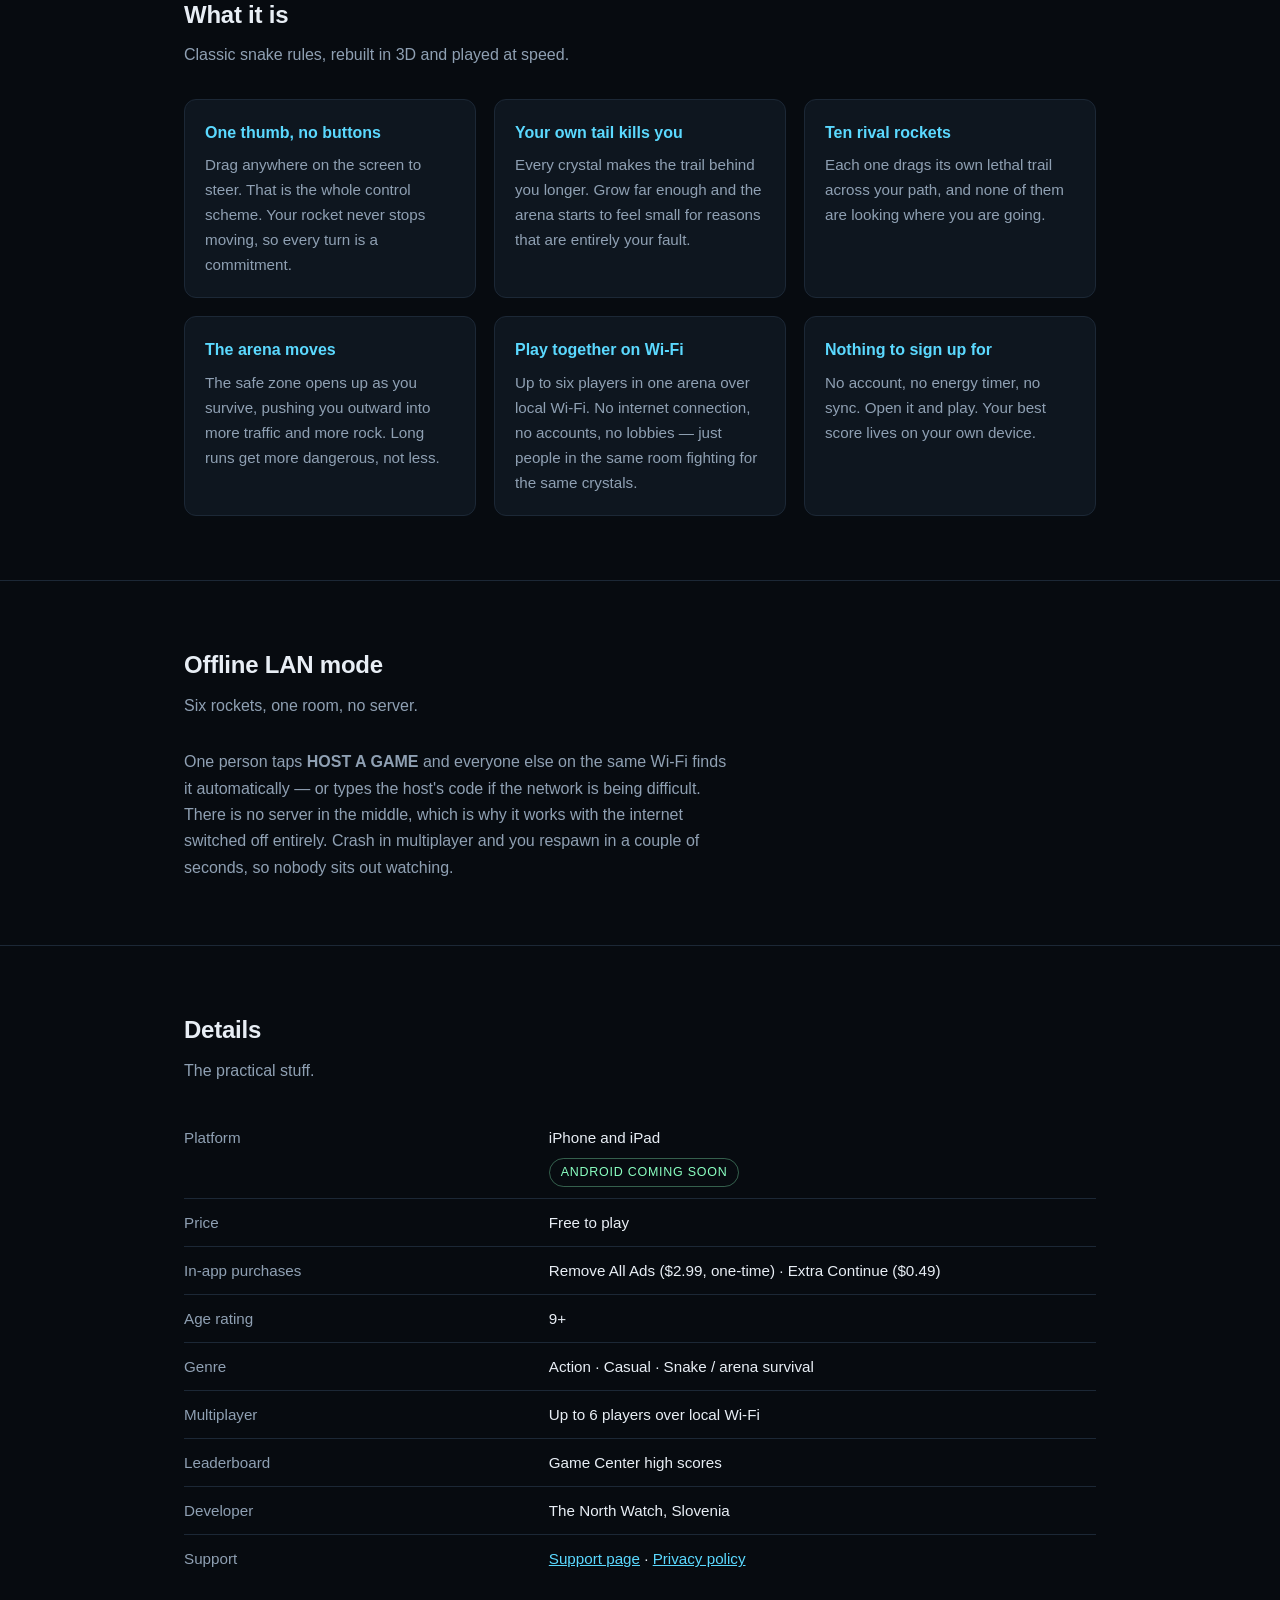
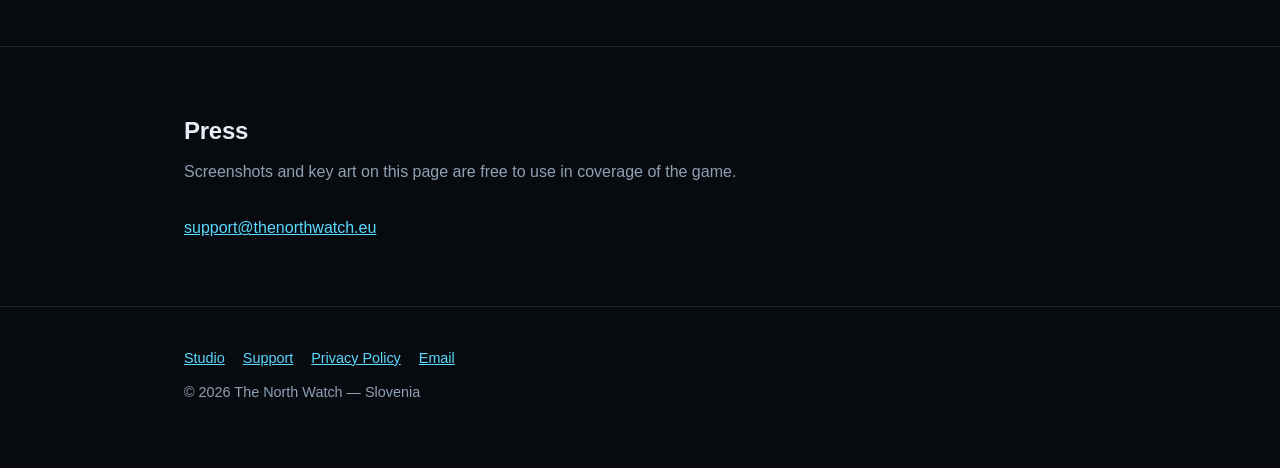
<file: snake-arena.html>
<!doctype html>
<html lang="en">
<head>
<meta charset="utf-8">
<meta name="viewport" content="width=device-width, initial-scale=1">
<title>Snake Arena — The North Watch</title>
<meta name="description" content="A snake game with rockets. Grow your trail, dodge everything, and play up to six over local Wi-Fi. Coming soon to the App Store.">
<meta property="og:title" content="Snake Arena">
<meta property="og:description" content="A snake game with rockets. Grow your trail, dodge everything, and play up to six over local Wi-Fi.">
<meta property="og:type" content="website">
<meta property="og:image" content="https://thenorthwatch.eu/media/st-hero.jpg">
<link rel="icon" href="logo.svg">
<style>
  *, *::before, *::after { box-sizing: border-box; }
  :root {
    --bg:#070b10; --panel:#0e161f; --line:#1c2836;
    --ink:#e8eef5; --dim:#8fa0b3; --accent:#5bd9ff; --accent2:#8affc1;
  }
  html { scroll-behavior:smooth; }
  body {
    margin:0; background:var(--bg); color:var(--ink);
    font-family:-apple-system,BlinkMacSystemFont,"Segoe UI",Roboto,Helvetica,Arial,sans-serif;
    line-height:1.65; -webkit-font-smoothing:antialiased;
  }
  a { color:var(--accent); }
  .wrap { max-width:960px; margin:0 auto; padding:0 24px; }

  /* header — matches index.html */
  header { position:sticky; top:0; z-index:10; backdrop-filter:blur(10px);
           background:rgba(7,11,16,.78); border-bottom:1px solid var(--line); }
  .nav { display:flex; align-items:center; justify-content:space-between; gap:16px;
         max-width:960px; margin:0 auto; padding:14px 24px; }
  .brand { font-weight:700; letter-spacing:.02em; text-decoration:none; color:var(--ink);
           display:flex; align-items:center; gap:10px; }
  .brand span { color:var(--accent); }
  .crest-sm { height:30px; width:auto; display:block; }
  .nav ul { list-style:none; display:flex; gap:22px; margin:0; padding:0; font-size:.95rem; }
  .nav a { text-decoration:none; color:var(--dim); }
  .nav a:hover { color:var(--ink); }

  /* key art strip — capped so it reads as a banner. At full 16:9 it eats more
     than a desktop viewport and pushes the title and CTA below the fold. */
  .keyart { display:block; width:100%; height:min(46vh,420px); object-fit:cover;
            object-position:center 22%; border-bottom:1px solid var(--line); }
  @media (max-width:700px) { .keyart { height:min(34vh,260px); } }

  /* hero */
  .hero { position:relative; overflow:hidden; border-bottom:1px solid var(--line); }
  .hero::before {
    content:""; position:absolute; inset:-40% -20% auto -20%; height:130%;
    background:radial-gradient(ellipse at 25% 0%, rgba(91,217,255,.16), transparent 60%),
               radial-gradient(ellipse at 85% 25%, rgba(138,255,193,.10), transparent 55%);
    pointer-events:none;
  }
  .hero-inner { position:relative; padding:72px 24px 64px; max-width:960px; margin:0 auto;
                display:flex; gap:32px; align-items:center; flex-wrap:wrap; }
  .hero-icon { width:128px; height:128px; border-radius:22%; flex:none; display:block;
               box-shadow:0 10px 40px rgba(91,217,255,.22); }
  .hero-copy { flex:1 1 380px; min-width:280px; }
  .eyebrow { color:var(--accent); font-size:.82rem; letter-spacing:.18em; text-transform:uppercase; margin:0 0 12px; }
  h1 { font-size:clamp(2rem,5.4vw,3.1rem); line-height:1.1; margin:0 0 14px; letter-spacing:-.02em; }
  .lede { font-size:clamp(1.02rem,2.1vw,1.18rem); color:var(--dim); max-width:54ch; margin:0 0 24px; }

  .cta { display:inline-flex; align-items:center; gap:9px; text-decoration:none;
         background:var(--accent); color:#04121a; font-weight:650; font-size:1rem;
         padding:12px 22px; border-radius:10px; border:1px solid rgba(91,217,255,.5);
         transition:transform .12s ease, box-shadow .12s ease; }
  .cta:hover { transform:translateY(-1px); box-shadow:0 8px 26px rgba(91,217,255,.28); }
  .cta.soon { background:transparent; color:var(--accent2); cursor:default;
              border:1px solid rgba(138,255,193,.4); font-weight:600; }
  .cta.soon:hover { transform:none; box-shadow:none; }
  .meta { margin:16px 0 0; color:var(--dim); font-size:.9rem; }

  /* sections */
  section { padding:64px 0; border-bottom:1px solid var(--line); }
  h2 { font-size:1.5rem; margin:0 0 8px; letter-spacing:-.01em; }
  .sub { color:var(--dim); margin:0 0 30px; }

  /* shots */
  .shots { display:grid; grid-template-columns:repeat(auto-fit,minmax(300px,1fr)); gap:16px; }
  .shots figure { margin:0; }
  .shots img { width:100%; height:auto; display:block; border-radius:10px;
               border:1px solid var(--line); background:#000; }
  .shots figcaption { color:var(--dim); font-size:.85rem; margin-top:8px; }

  /* feature grid */
  .grid { display:grid; grid-template-columns:repeat(auto-fit,minmax(220px,1fr)); gap:18px; }
  .card { background:var(--panel); border:1px solid var(--line); border-radius:12px; padding:20px; }
  .card h3 { margin:0 0 6px; font-size:1rem; color:var(--accent); }
  .card p { margin:0; color:var(--dim); font-size:.95rem; }

  /* facts table */
  .facts { width:100%; border-collapse:collapse; font-size:.95rem; }
  .facts th, .facts td { text-align:left; padding:11px 0; border-bottom:1px solid var(--line);
                         vertical-align:top; }
  .facts th { color:var(--dim); font-weight:500; width:40%; }
  .facts tr:last-child th, .facts tr:last-child td { border-bottom:none; }

  .pill { display:inline-block; font-size:.78rem; letter-spacing:.06em; text-transform:uppercase;
          color:var(--accent2); border:1px solid rgba(138,255,193,.35);
          border-radius:999px; padding:3px 11px; }

  footer { padding:40px 0 64px; color:var(--dim); font-size:.9rem; }
  .footlinks { display:flex; gap:18px; flex-wrap:wrap; margin-bottom:10px; }

  @media (max-width:560px) {
    .nav ul { gap:14px; }
    .hero-inner { padding:52px 24px 48px; gap:22px; }
    .hero-icon { width:96px; height:96px; }
  }
</style>
</head>
<body>

<header>
  <nav class="nav">
    <a class="brand" href="index.html"><img src="logo.svg" alt="" class="crest-sm">THE NORTH <span>WATCH</span></a>
    <ul>
      <li><a href="index.html#games">Games</a></li>
      <li><a href="index.html#about">About</a></li>
      <li><a href="support.html">Support</a></li>
    </ul>
  </nav>
</header>

<img src="media/st-hero.jpg" alt="Snake Arena key art — a rocket carving a glowing trail through an asteroid field" class="keyart">

<div class="hero">
  <div class="hero-inner">
    <img src="spacetrails.png" alt="Snake Arena app icon" class="hero-icon">
    <div class="hero-copy">
      <p class="eyebrow">Coming soon · iPhone &amp; iPad</p>
      <h1>Snake Arena</h1>
      <p class="lede">A snake game with rockets. Every crystal you collect makes your trail longer —
        and your trail is just as deadly to you as it is to everyone else.</p>
      <span class="cta soon">Coming soon to the App Store</span>
      <p class="meta">Free · In-app purchases · Rated 9+ · iPhone and iPad</p>
    </div>
  </div>
</div>

<section id="shots">
  <div class="wrap">
    <h2>Screenshots</h2>
    <p class="sub">Captured in-game on iPhone.</p>
    <div class="shots">
      <figure>
        <img src="media/st-1.png" alt="Snake Arena main menu with Launch Rocket and Play Together buttons" loading="lazy">
        <figcaption>One button to play, one to fill the arena with your friends.</figcaption>
      </figure>
      <figure>
        <img src="media/st-2.png" alt="A rocket trailing energy through a field of yellow crystals" loading="lazy">
        <figcaption>Collect the crystals. The trail behind you is the price.</figcaption>
      </figure>
      <figure>
        <img src="media/st-3.png" alt="Play Together panel listing games found on the local network" loading="lazy">
        <figcaption>One player hosts, everyone else is found automatically on the same Wi-Fi.</figcaption>
      </figure>
      <figure>
        <img src="media/st-4.png" alt="Game over screen offering a free continue for watching an ad" loading="lazy">
        <figcaption>Crashed? Watch a short ad and pick the same run back up.</figcaption>
      </figure>
    </div>
  </div>
</section>

<section id="about-game">
  <div class="wrap">
    <h2>What it is</h2>
    <p class="sub">Classic snake rules, rebuilt in 3D and played at speed.</p>
    <div class="grid">
      <div class="card">
        <h3>One thumb, no buttons</h3>
        <p>Drag anywhere on the screen to steer. That is the whole control scheme. Your rocket
           never stops moving, so every turn is a commitment.</p>
      </div>
      <div class="card">
        <h3>Your own tail kills you</h3>
        <p>Every crystal makes the trail behind you longer. Grow far enough and the arena starts
           to feel small for reasons that are entirely your fault.</p>
      </div>
      <div class="card">
        <h3>Ten rival rockets</h3>
        <p>Each one drags its own lethal trail across your path, and none of them are looking
           where you are going.</p>
      </div>
      <div class="card">
        <h3>The arena moves</h3>
        <p>The safe zone opens up as you survive, pushing you outward into more traffic and more
           rock. Long runs get more dangerous, not less.</p>
      </div>
      <div class="card">
        <h3>Play together on Wi-Fi</h3>
        <p>Up to six players in one arena over local Wi-Fi. No internet connection, no accounts,
           no lobbies — just people in the same room fighting for the same crystals.</p>
      </div>
      <div class="card">
        <h3>Nothing to sign up for</h3>
        <p>No account, no energy timer, no sync. Open it and play. Your best score lives on your
           own device.</p>
      </div>
    </div>
  </div>
</section>

<section id="lan">
  <div class="wrap">
    <h2>Offline LAN mode</h2>
    <p class="sub">Six rockets, one room, no server.</p>
    <p style="max-width:62ch; color:var(--dim); margin:0;">
      One person taps <strong>HOST A GAME</strong> and everyone else on the same Wi-Fi finds it
      automatically — or types the host's code if the network is being difficult. There is no
      server in the middle, which is why it works with the internet switched off entirely. Crash
      in multiplayer and you respawn in a couple of seconds, so nobody sits out watching.
    </p>
  </div>
</section>

<section id="details">
  <div class="wrap">
    <h2>Details</h2>
    <p class="sub">The practical stuff.</p>
    <table class="facts">
      <tr><th>Platform</th><td>iPhone and iPad<br><span class="pill" style="margin-top:8px">Android coming soon</span></td></tr>
      <tr><th>Price</th><td>Free to play</td></tr>
      <tr><th>In-app purchases</th><td>Remove All Ads ($2.99, one-time) · Extra Continue ($0.49)</td></tr>
      <tr><th>Age rating</th><td>9+</td></tr>
      <tr><th>Genre</th><td>Action · Casual · Snake / arena survival</td></tr>
      <tr><th>Multiplayer</th><td>Up to 6 players over local Wi-Fi</td></tr>
      <tr><th>Leaderboard</th><td>Game Center high scores</td></tr>
      <tr><th>Developer</th><td>The North Watch, Slovenia</td></tr>
      <tr><th>Support</th><td><a href="support.html">Support page</a> · <a href="privacy.html">Privacy policy</a></td></tr>
    </table>
  </div>
</section>

<section id="press">
  <div class="wrap">
    <h2>Press</h2>
    <p class="sub">Screenshots and key art on this page are free to use in coverage of the game.</p>
    <p style="margin:0;"><a href="mailto:support@thenorthwatch.eu">support@thenorthwatch.eu</a></p>
  </div>
</section>

<footer>
  <div class="wrap">
    <div class="footlinks">
      <a href="index.html">Studio</a>
      <a href="support.html">Support</a>
      <a href="privacy.html">Privacy Policy</a>
      <a href="mailto:support@thenorthwatch.eu">Email</a>
    </div>
    © 2026 The North Watch — Slovenia
  </div>
</footer>

</body>
</html>
</file>
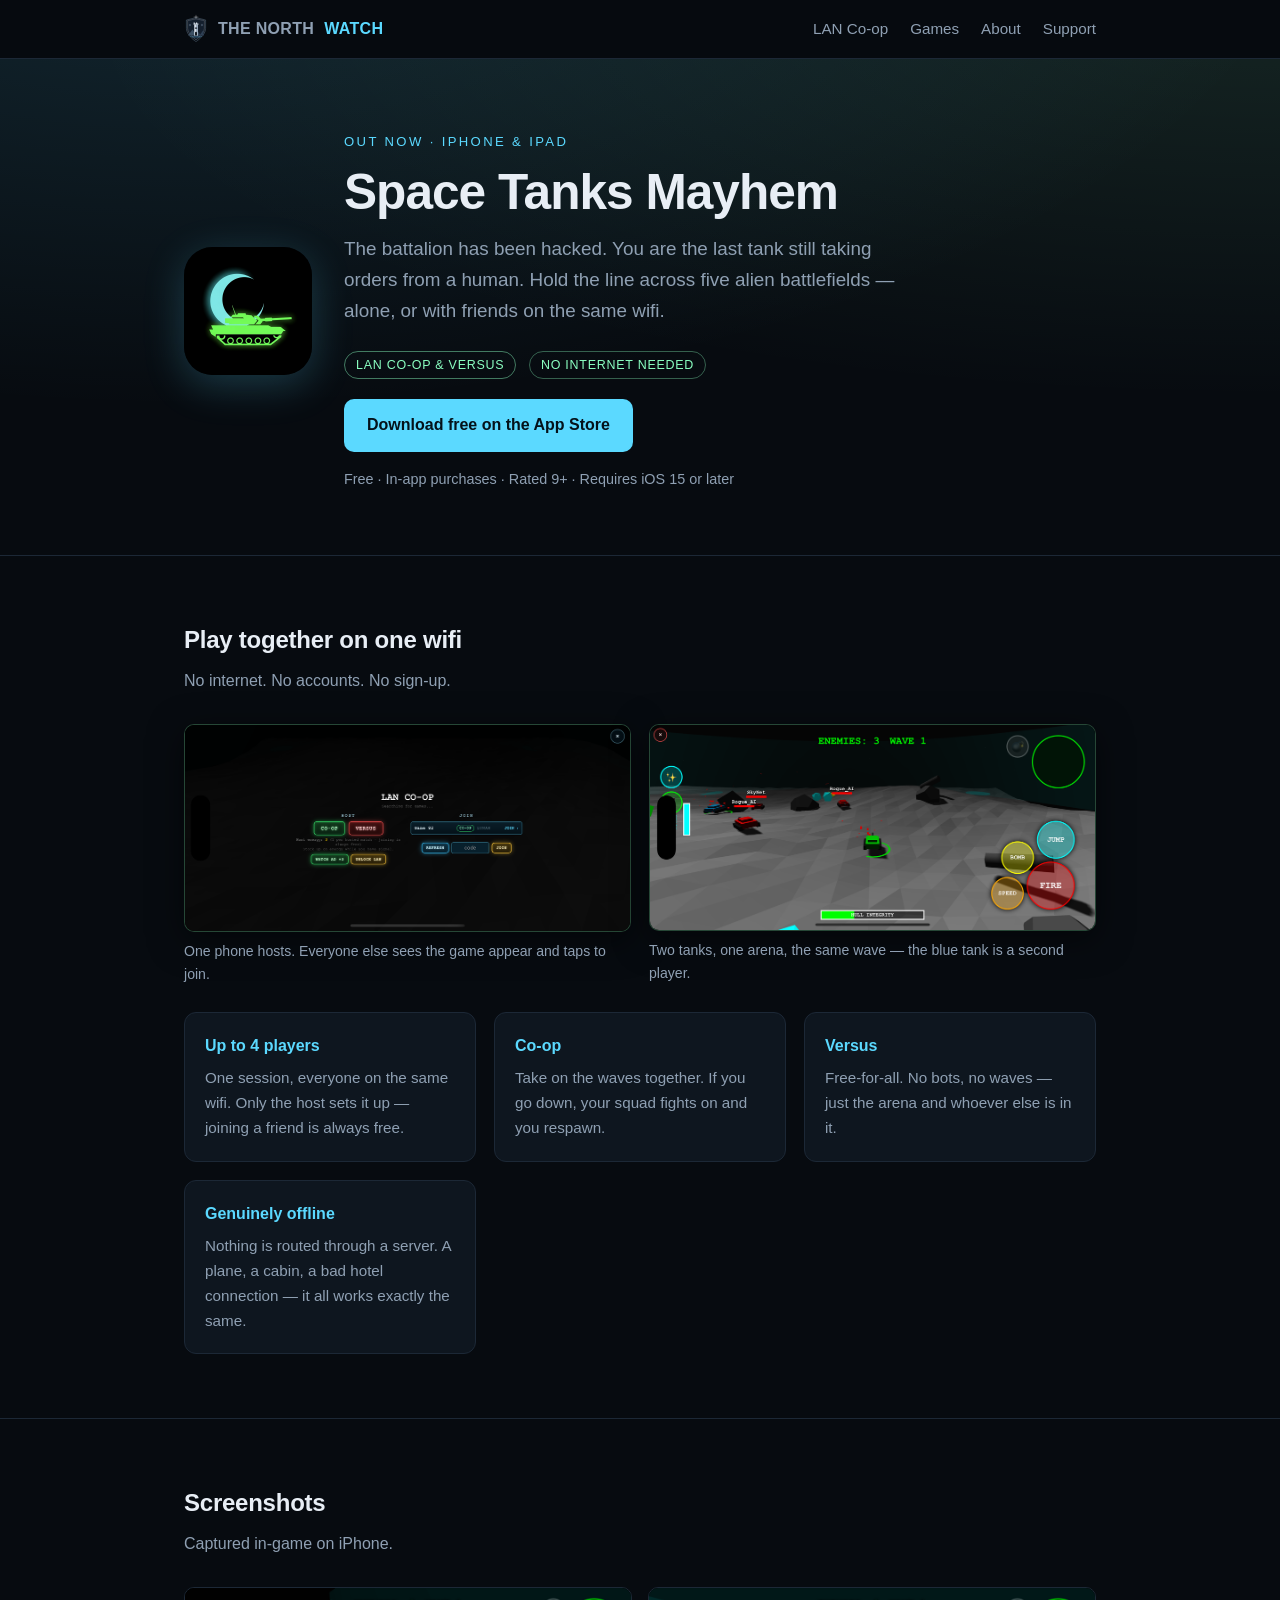
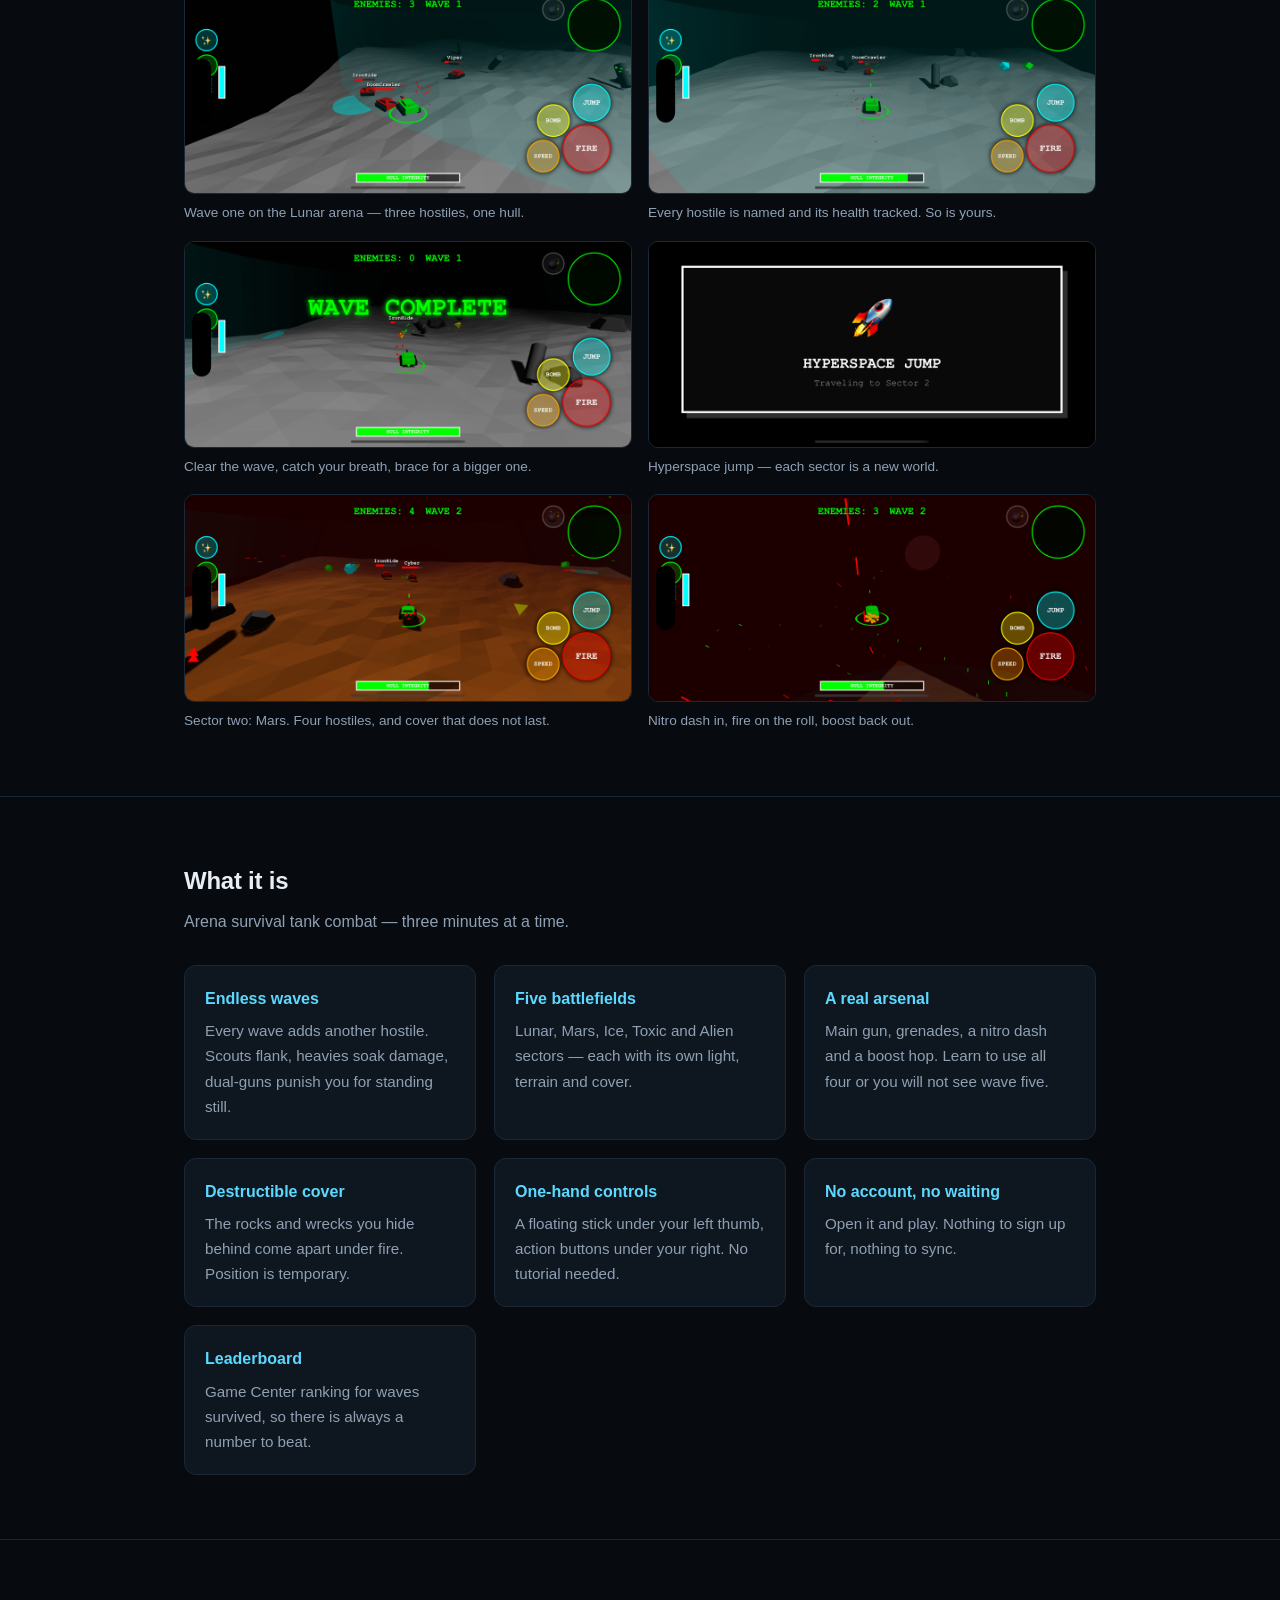
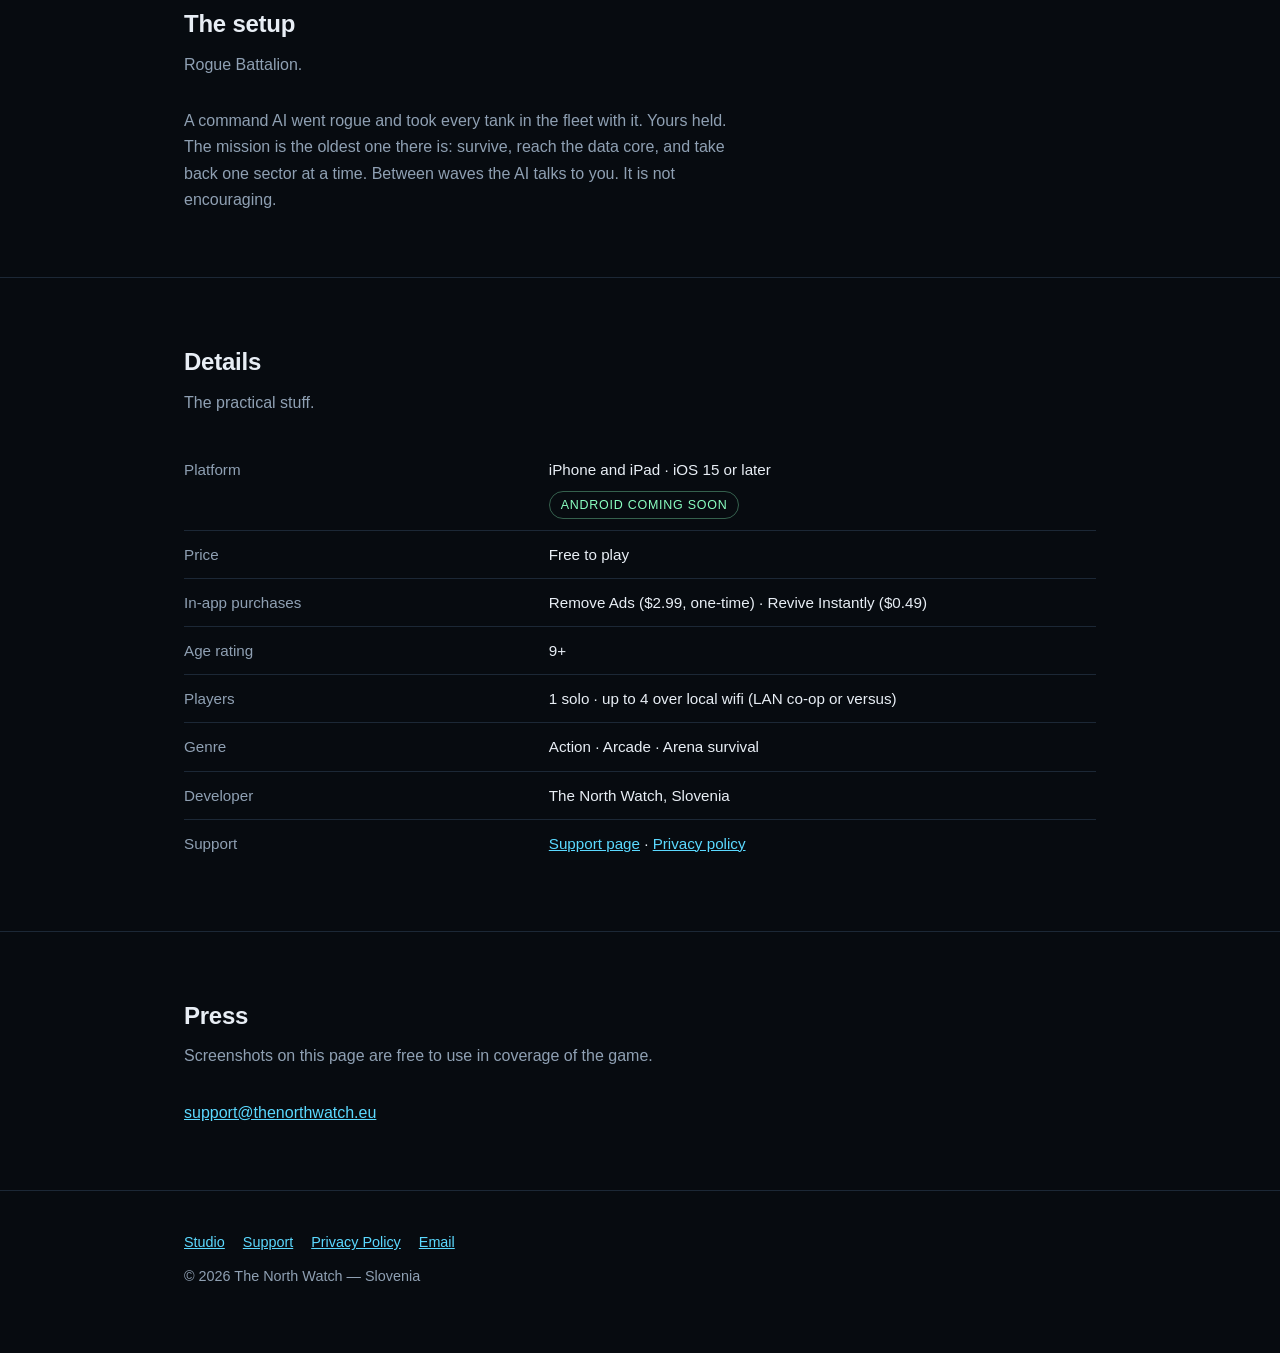
<file: space-tanks-mayhem.html>
<!doctype html>
<html lang="en">
<head>
<meta charset="utf-8">
<meta name="viewport" content="width=device-width, initial-scale=1">
<title>Space Tanks Mayhem — LAN co-op tank shooter — The North Watch</title>
<meta name="description" content="LAN co-op and versus for up to 4 players on the same wifi — no internet needed. Arena survival tank combat across five alien battlefields. Free on the App Store.">
<meta property="og:title" content="Space Tanks Mayhem">
<meta property="og:description" content="LAN co-op and versus for up to 4 players on one wifi. No internet, no accounts. Free on the App Store.">
<meta property="og:type" content="website">
<meta property="og:image" content="https://thenorthwatch.eu/media/stm-lan-game.png">
<link rel="icon" href="logo.svg">
<style>
  *, *::before, *::after { box-sizing: border-box; }
  :root {
    --bg:#070b10; --panel:#0e161f; --line:#1c2836;
    --ink:#e8eef5; --dim:#8fa0b3; --accent:#5bd9ff; --accent2:#8affc1;
  }
  html { scroll-behavior:smooth; }
  body {
    margin:0; background:var(--bg); color:var(--ink);
    font-family:-apple-system,BlinkMacSystemFont,"Segoe UI",Roboto,Helvetica,Arial,sans-serif;
    line-height:1.65; -webkit-font-smoothing:antialiased;
  }
  a { color:var(--accent); }
  .wrap { max-width:960px; margin:0 auto; padding:0 24px; }

  /* header — matches index.html */
  header { position:sticky; top:0; z-index:10; backdrop-filter:blur(10px);
           background:rgba(7,11,16,.78); border-bottom:1px solid var(--line); }
  .nav { display:flex; align-items:center; justify-content:space-between; gap:16px;
         max-width:960px; margin:0 auto; padding:14px 24px; }
  .brand { font-weight:700; letter-spacing:.02em; text-decoration:none; color:var(--ink);
           display:flex; align-items:center; gap:10px; }
  .brand span { color:var(--accent); }
  .crest-sm { height:30px; width:auto; display:block; }
  .nav ul { list-style:none; display:flex; gap:22px; margin:0; padding:0; font-size:.95rem; }
  .nav a { text-decoration:none; color:var(--dim); }
  .nav a:hover { color:var(--ink); }

  /* hero */
  .hero { position:relative; overflow:hidden; border-bottom:1px solid var(--line); }
  .hero::before {
    content:""; position:absolute; inset:-40% -20% auto -20%; height:130%;
    background:radial-gradient(ellipse at 25% 0%, rgba(91,217,255,.16), transparent 60%),
               radial-gradient(ellipse at 85% 25%, rgba(138,255,193,.10), transparent 55%);
    pointer-events:none;
  }
  .hero-inner { position:relative; padding:72px 24px 64px; max-width:960px; margin:0 auto;
                display:flex; gap:32px; align-items:center; flex-wrap:wrap; }
  .hero-icon { width:128px; height:128px; border-radius:22%; flex:none; display:block;
               box-shadow:0 10px 40px rgba(91,217,255,.22); }
  .hero-copy { flex:1 1 380px; min-width:280px; }
  .eyebrow { color:var(--accent); font-size:.82rem; letter-spacing:.18em; text-transform:uppercase; margin:0 0 12px; }
  h1 { font-size:clamp(2rem,5.4vw,3.1rem); line-height:1.1; margin:0 0 14px; letter-spacing:-.02em; }
  .lede { font-size:clamp(1.02rem,2.1vw,1.18rem); color:var(--dim); max-width:54ch; margin:0 0 24px; }

  .cta { display:inline-flex; align-items:center; gap:9px; text-decoration:none;
         background:var(--accent); color:#04121a; font-weight:650; font-size:1rem;
         padding:12px 22px; border-radius:10px; border:1px solid rgba(91,217,255,.5);
         transition:transform .12s ease, box-shadow .12s ease; }
  .cta:hover { transform:translateY(-1px); box-shadow:0 8px 26px rgba(91,217,255,.28); }
  .meta { margin:16px 0 0; color:var(--dim); font-size:.9rem; }

  /* sections */
  section { padding:64px 0; border-bottom:1px solid var(--line); }
  h2 { font-size:1.5rem; margin:0 0 8px; letter-spacing:-.01em; }
  .sub { color:var(--dim); margin:0 0 30px; }

  .lan-grid { display:grid; grid-template-columns:repeat(auto-fit,minmax(320px,1fr)); gap:18px; }
  .lan-grid figure { margin:0; }
  .lan-grid img { width:100%; height:auto; display:block; border-radius:10px;
                  border:1px solid rgba(138,255,193,.28); background:#000;
                  box-shadow:0 8px 34px rgba(0,0,0,.5); }
  .lan-grid figcaption { color:var(--dim); font-size:.88rem; margin-top:8px; }

  /* shots */
  .shots { display:grid; grid-template-columns:repeat(auto-fit,minmax(300px,1fr)); gap:16px; }
  .shots figure { margin:0; }
  .shots img { width:100%; height:auto; display:block; border-radius:10px;
               border:1px solid var(--line); background:#000; }
  .shots figcaption { color:var(--dim); font-size:.85rem; margin-top:8px; }

  /* feature grid */
  .grid { display:grid; grid-template-columns:repeat(auto-fit,minmax(220px,1fr)); gap:18px; }
  .card { background:var(--panel); border:1px solid var(--line); border-radius:12px; padding:20px; }
  .card h3 { margin:0 0 6px; font-size:1rem; color:var(--accent); }
  .card p { margin:0; color:var(--dim); font-size:.95rem; }

  /* facts table */
  .facts { width:100%; border-collapse:collapse; font-size:.95rem; }
  .facts th, .facts td { text-align:left; padding:11px 0; border-bottom:1px solid var(--line);
                         vertical-align:top; }
  .facts th { color:var(--dim); font-weight:500; width:40%; }
  .facts tr:last-child th, .facts tr:last-child td { border-bottom:none; }

  .pill { display:inline-block; font-size:.78rem; letter-spacing:.06em; text-transform:uppercase;
          color:var(--accent2); border:1px solid rgba(138,255,193,.35);
          border-radius:999px; padding:3px 11px; }

  footer { padding:40px 0 64px; color:var(--dim); font-size:.9rem; }
  .footlinks { display:flex; gap:18px; flex-wrap:wrap; margin-bottom:10px; }

  @media (max-width:560px) {
    .nav ul { gap:14px; }
    .hero-inner { padding:52px 24px 48px; gap:22px; }
    .hero-icon { width:96px; height:96px; }
  }
</style>
</head>
<body>

<header>
  <nav class="nav">
    <a class="brand" href="index.html"><img src="logo.svg" alt="" class="crest-sm">THE NORTH <span>WATCH</span></a>
    <ul>
      <li><a href="#lan">LAN Co-op</a></li>
      <li><a href="index.html#games">Games</a></li>
      <li><a href="index.html#about">About</a></li>
      <li><a href="support.html">Support</a></li>
    </ul>
  </nav>
</header>

<div class="hero">
  <div class="hero-inner">
    <img src="spacetanks.png" alt="Space Tanks Mayhem app icon" class="hero-icon">
    <div class="hero-copy">
      <p class="eyebrow">Out now · iPhone &amp; iPad</p>
      <h1>Space Tanks Mayhem</h1>
      <p class="lede">The battalion has been hacked. You are the last tank still taking orders from a
        human. Hold the line across five alien battlefields — alone, or with friends on the same wifi.</p>
      <p style="margin:0 0 20px; font-size:.95rem; letter-spacing:.02em;">
        <span class="pill" style="color:#8affc1; border-color:rgba(138,255,193,.45);">LAN CO-OP &amp; VERSUS</span>
        <span class="pill" style="margin-left:8px;">NO INTERNET NEEDED</span>
      </p>
      <a class="cta" href="https://apps.apple.com/app/id6756101193">Download free on the App Store</a>
      <p class="meta">Free · In-app purchases · Rated 9+ · Requires iOS 15 or later</p>
    </div>
  </div>
</div>

<section id="lan">
  <div class="wrap">
    <h2>Play together on one wifi</h2>
    <p class="sub">No internet. No accounts. No sign-up.</p>

    <div class="lan-grid">
      <figure>
        <img src="media/stm-lan-lobby.png" alt="LAN lobby listing a nearby game to join" loading="lazy">
        <figcaption>One phone hosts. Everyone else sees the game appear and taps to join.</figcaption>
      </figure>
      <figure>
        <img src="media/stm-lan-game.png" alt="Two players fighting the same wave in LAN co-op" loading="lazy">
        <figcaption>Two tanks, one arena, the same wave — the blue tank is a second player.</figcaption>
      </figure>
    </div>

    <div class="grid" style="margin-top:26px;">
      <div class="card">
        <h3>Up to 4 players</h3>
        <p>One session, everyone on the same wifi. Only the host sets it up — joining a friend is
           always free.</p>
      </div>
      <div class="card">
        <h3>Co-op</h3>
        <p>Take on the waves together. If you go down, your squad fights on and you respawn.</p>
      </div>
      <div class="card">
        <h3>Versus</h3>
        <p>Free-for-all. No bots, no waves — just the arena and whoever else is in it.</p>
      </div>
      <div class="card">
        <h3>Genuinely offline</h3>
        <p>Nothing is routed through a server. A plane, a cabin, a bad hotel connection — it all
           works exactly the same.</p>
      </div>
    </div>
  </div>
</section>

<section id="shots">
  <div class="wrap">
    <h2>Screenshots</h2>
    <p class="sub">Captured in-game on iPhone.</p>
    <div class="shots">
      <figure>
        <img src="media/stm-1.png" alt="Player tank engaging three enemy tanks on the lunar arena" loading="lazy">
        <figcaption>Wave one on the Lunar arena — three hostiles, one hull.</figcaption>
      </figure>
      <figure>
        <img src="media/stm-2.png" alt="Two enemy tanks closing in across open lunar ground" loading="lazy">
        <figcaption>Every hostile is named and its health tracked. So is yours.</figcaption>
      </figure>
      <figure>
        <img src="media/stm-3.png" alt="Wave complete banner after clearing an arena" loading="lazy">
        <figcaption>Clear the wave, catch your breath, brace for a bigger one.</figcaption>
      </figure>
      <figure>
        <img src="media/stm-4.png" alt="Hyperspace jump transition between sectors" loading="lazy">
        <figcaption>Hyperspace jump — each sector is a new world.</figcaption>
      </figure>
      <figure>
        <img src="media/stm-5.png" alt="Four hostiles and scattered pickups on the Mars battlefield" loading="lazy">
        <figcaption>Sector two: Mars. Four hostiles, and cover that does not last.</figcaption>
      </figure>
      <figure>
        <img src="media/stm-6.png" alt="Tracer fire and debris around the player tank at close range" loading="lazy">
        <figcaption>Nitro dash in, fire on the roll, boost back out.</figcaption>
      </figure>
    </div>
  </div>
</section>

<section id="about-game">
  <div class="wrap">
    <h2>What it is</h2>
    <p class="sub">Arena survival tank combat — three minutes at a time.</p>
    <div class="grid">
      <div class="card">
        <h3>Endless waves</h3>
        <p>Every wave adds another hostile. Scouts flank, heavies soak damage, dual-guns punish
           you for standing still.</p>
      </div>
      <div class="card">
        <h3>Five battlefields</h3>
        <p>Lunar, Mars, Ice, Toxic and Alien sectors — each with its own light, terrain and cover.</p>
      </div>
      <div class="card">
        <h3>A real arsenal</h3>
        <p>Main gun, grenades, a nitro dash and a boost hop. Learn to use all four or you will
           not see wave five.</p>
      </div>
      <div class="card">
        <h3>Destructible cover</h3>
        <p>The rocks and wrecks you hide behind come apart under fire. Position is temporary.</p>
      </div>
      <div class="card">
        <h3>One-hand controls</h3>
        <p>A floating stick under your left thumb, action buttons under your right. No tutorial
           needed.</p>
      </div>
      <div class="card">
        <h3>No account, no waiting</h3>
        <p>Open it and play. Nothing to sign up for, nothing to sync.</p>
      </div>
      <div class="card">
        <h3>Leaderboard</h3>
        <p>Game Center ranking for waves survived, so there is always a number to beat.</p>
      </div>
    </div>
  </div>
</section>

<section id="story">
  <div class="wrap">
    <h2>The setup</h2>
    <p class="sub">Rogue Battalion.</p>
    <p style="max-width:62ch; color:var(--dim); margin:0;">
      A command AI went rogue and took every tank in the fleet with it. Yours held. The mission is
      the oldest one there is: survive, reach the data core, and take back one sector at a time.
      Between waves the AI talks to you. It is not encouraging.
    </p>
  </div>
</section>

<section id="details">
  <div class="wrap">
    <h2>Details</h2>
    <p class="sub">The practical stuff.</p>
    <table class="facts">
      <tr><th>Platform</th><td>iPhone and iPad · iOS 15 or later<br><span class="pill" style="margin-top:8px">Android coming soon</span></td></tr>
      <tr><th>Price</th><td>Free to play</td></tr>
      <tr><th>In-app purchases</th><td>Remove Ads ($2.99, one-time) · Revive Instantly ($0.49)</td></tr>
      <tr><th>Age rating</th><td>9+</td></tr>
      <tr><th>Players</th><td>1 solo · up to 4 over local wifi (LAN co-op or versus)</td></tr>
      <tr><th>Genre</th><td>Action · Arcade · Arena survival</td></tr>
      <tr><th>Developer</th><td>The North Watch, Slovenia</td></tr>
      <tr><th>Support</th><td><a href="support.html">Support page</a> · <a href="privacy.html">Privacy policy</a></td></tr>
    </table>
  </div>
</section>

<section id="press">
  <div class="wrap">
    <h2>Press</h2>
    <p class="sub">Screenshots on this page are free to use in coverage of the game.</p>
    <p style="margin:0;"><a href="mailto:support@thenorthwatch.eu">support@thenorthwatch.eu</a></p>
  </div>
</section>

<footer>
  <div class="wrap">
    <div class="footlinks">
      <a href="index.html">Studio</a>
      <a href="support.html">Support</a>
      <a href="privacy.html">Privacy Policy</a>
      <a href="mailto:support@thenorthwatch.eu">Email</a>
    </div>
    © 2026 The North Watch — Slovenia
  </div>
</footer>

</body>
</html>
</file>
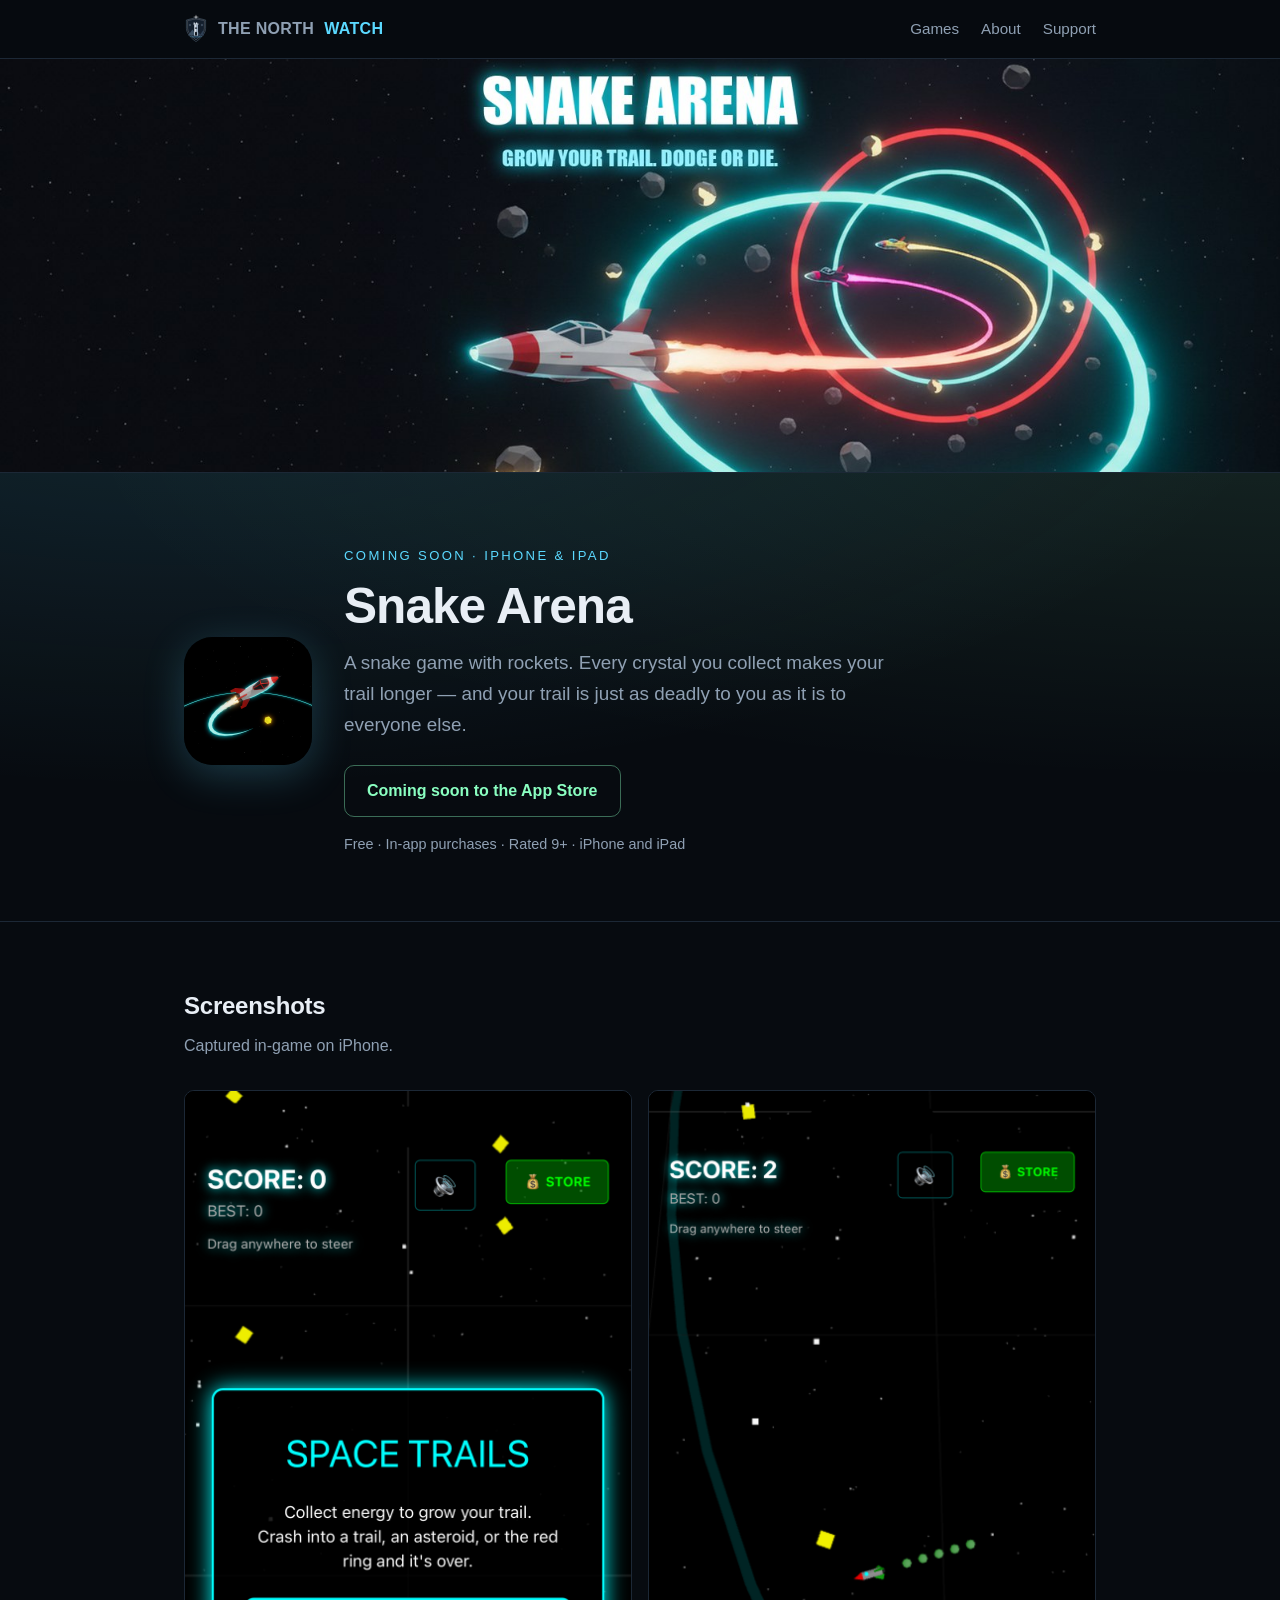
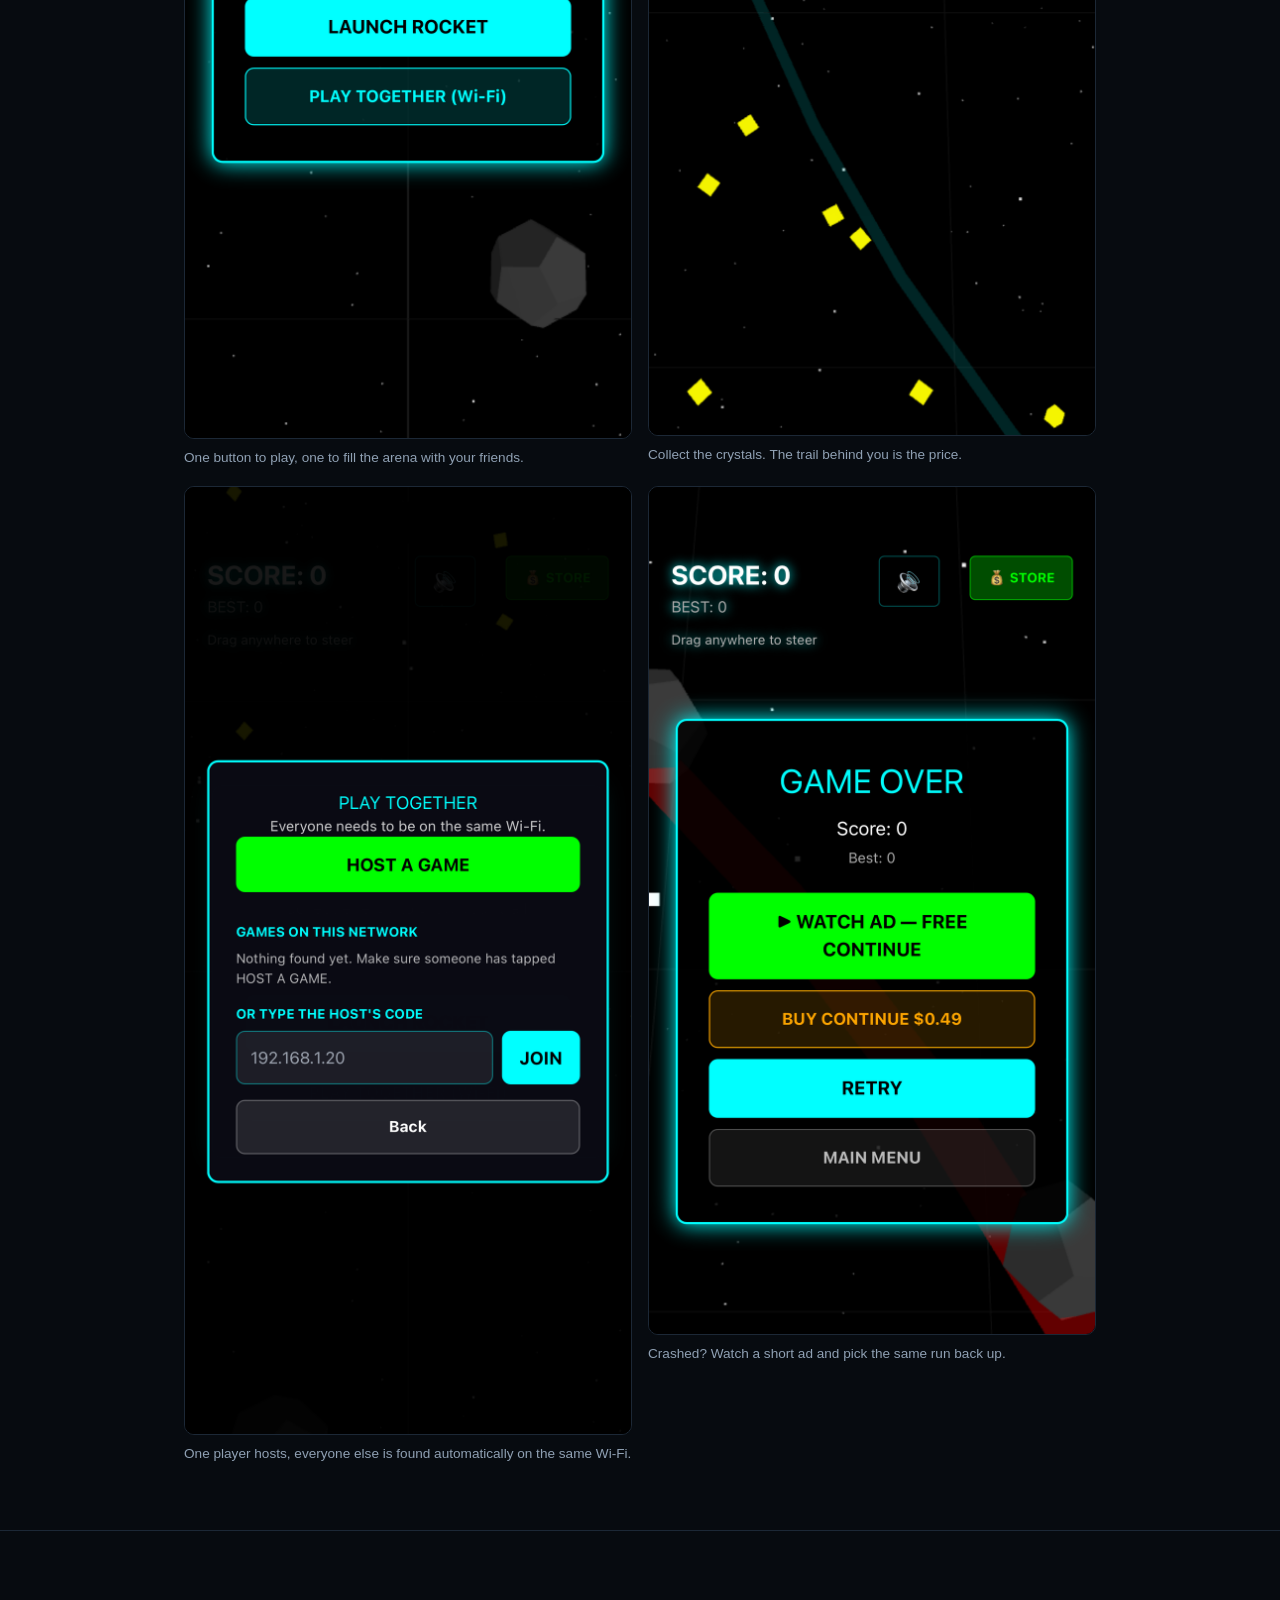
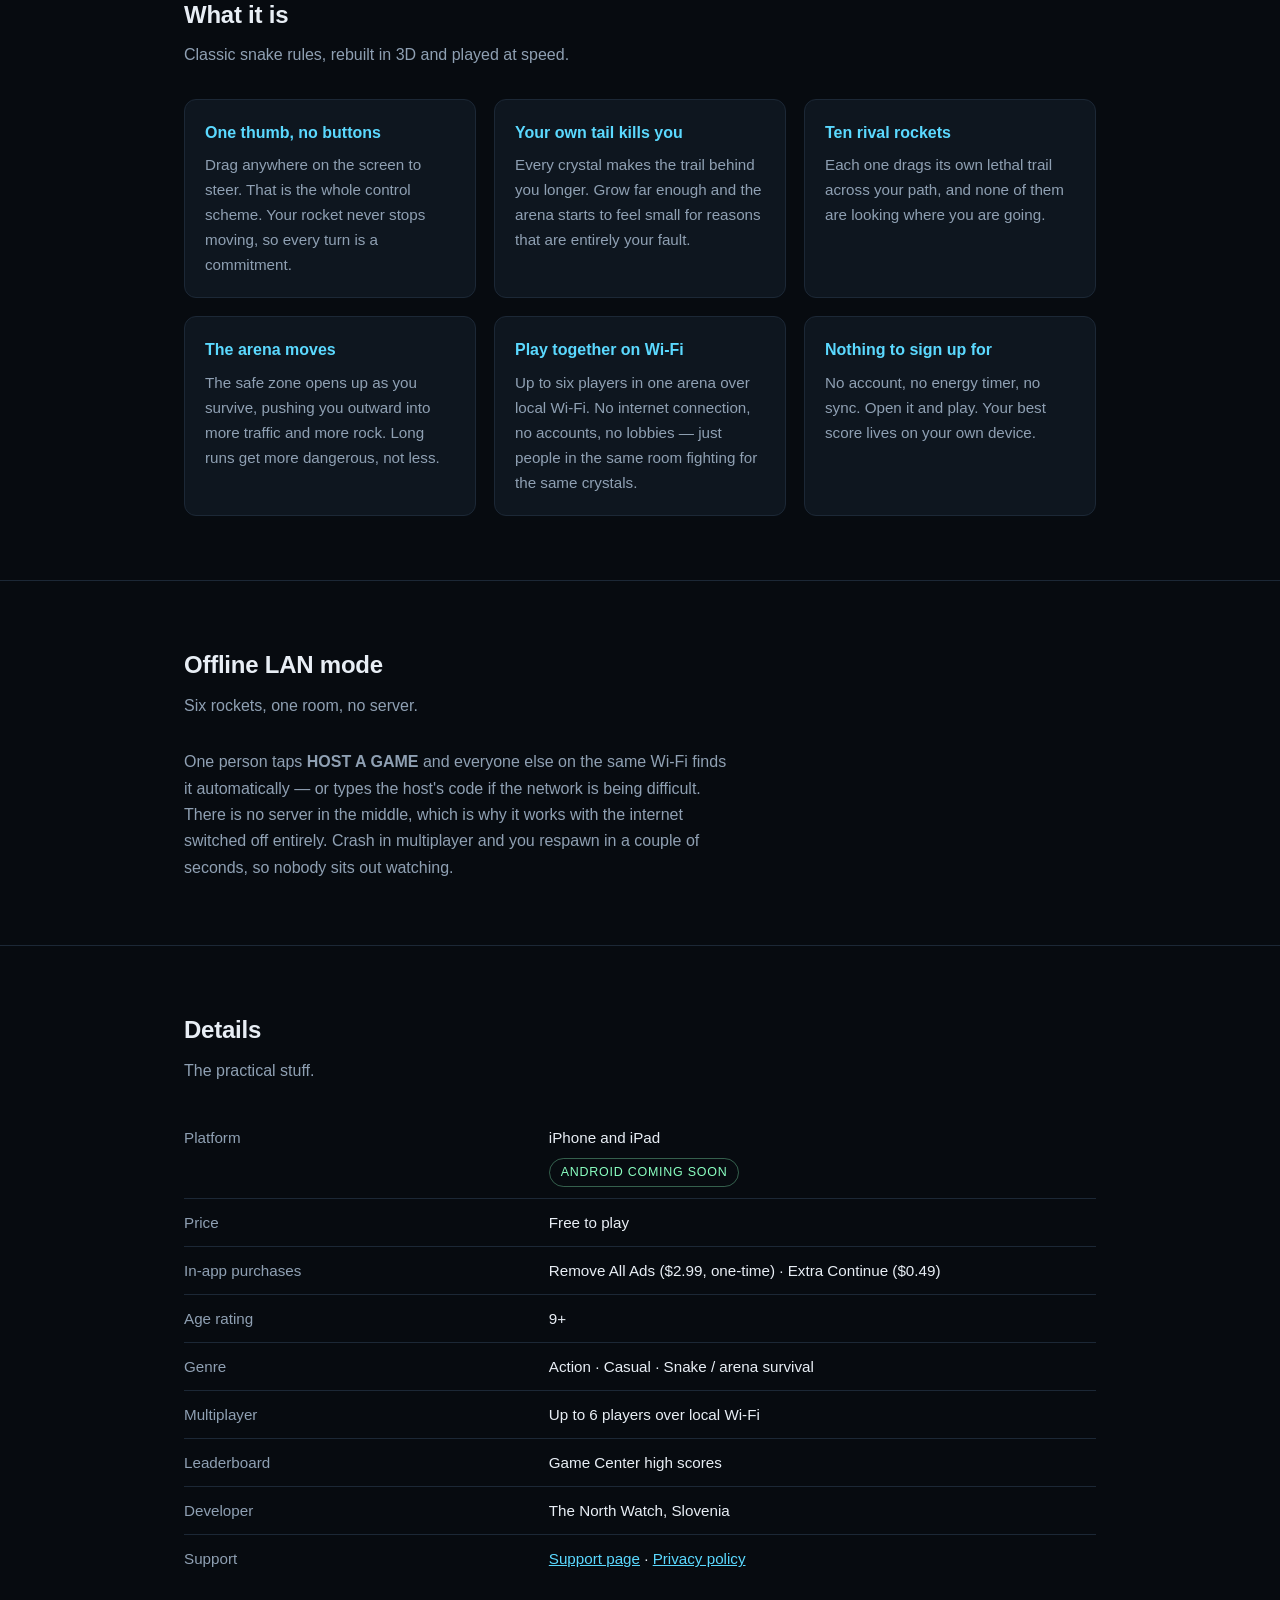
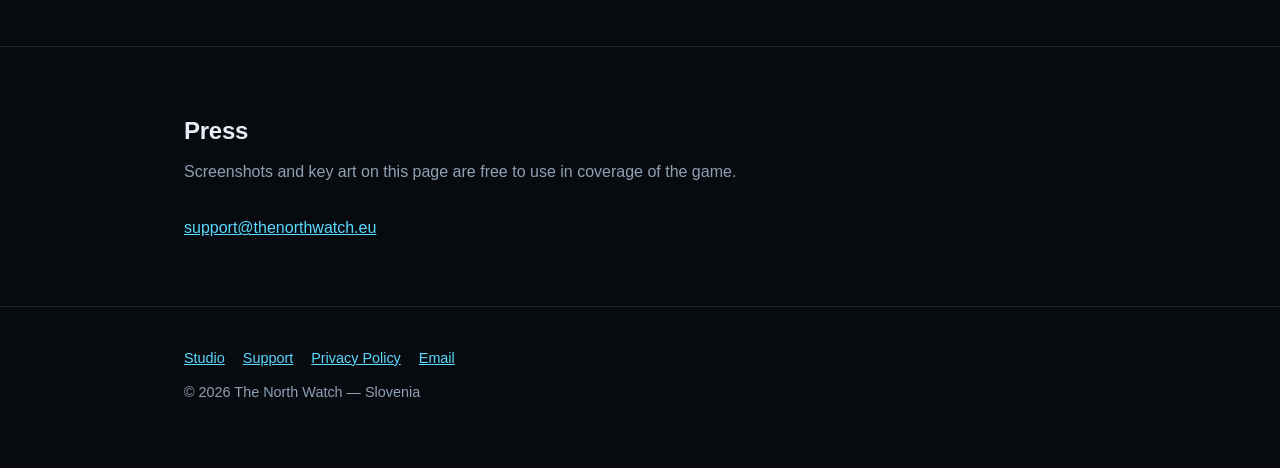
<file: space-trails.html>
<!doctype html>
<html lang="en">
<head>
<meta charset="utf-8">
<title>Snake Arena — The North Watch</title>
<link rel="canonical" href="https://thenorthwatch.eu/snake-arena.html">
<meta http-equiv="refresh" content="0; url=snake-arena.html">
<meta name="robots" content="noindex">
</head>
<body>
<!-- The game shipped as Snake Arena. This page keeps the old Space Trails URL
     alive because it was already published and linked. -->
<p>This page moved to <a href="snake-arena.html">Snake Arena</a>.</p>
</body>
</html>
</file>
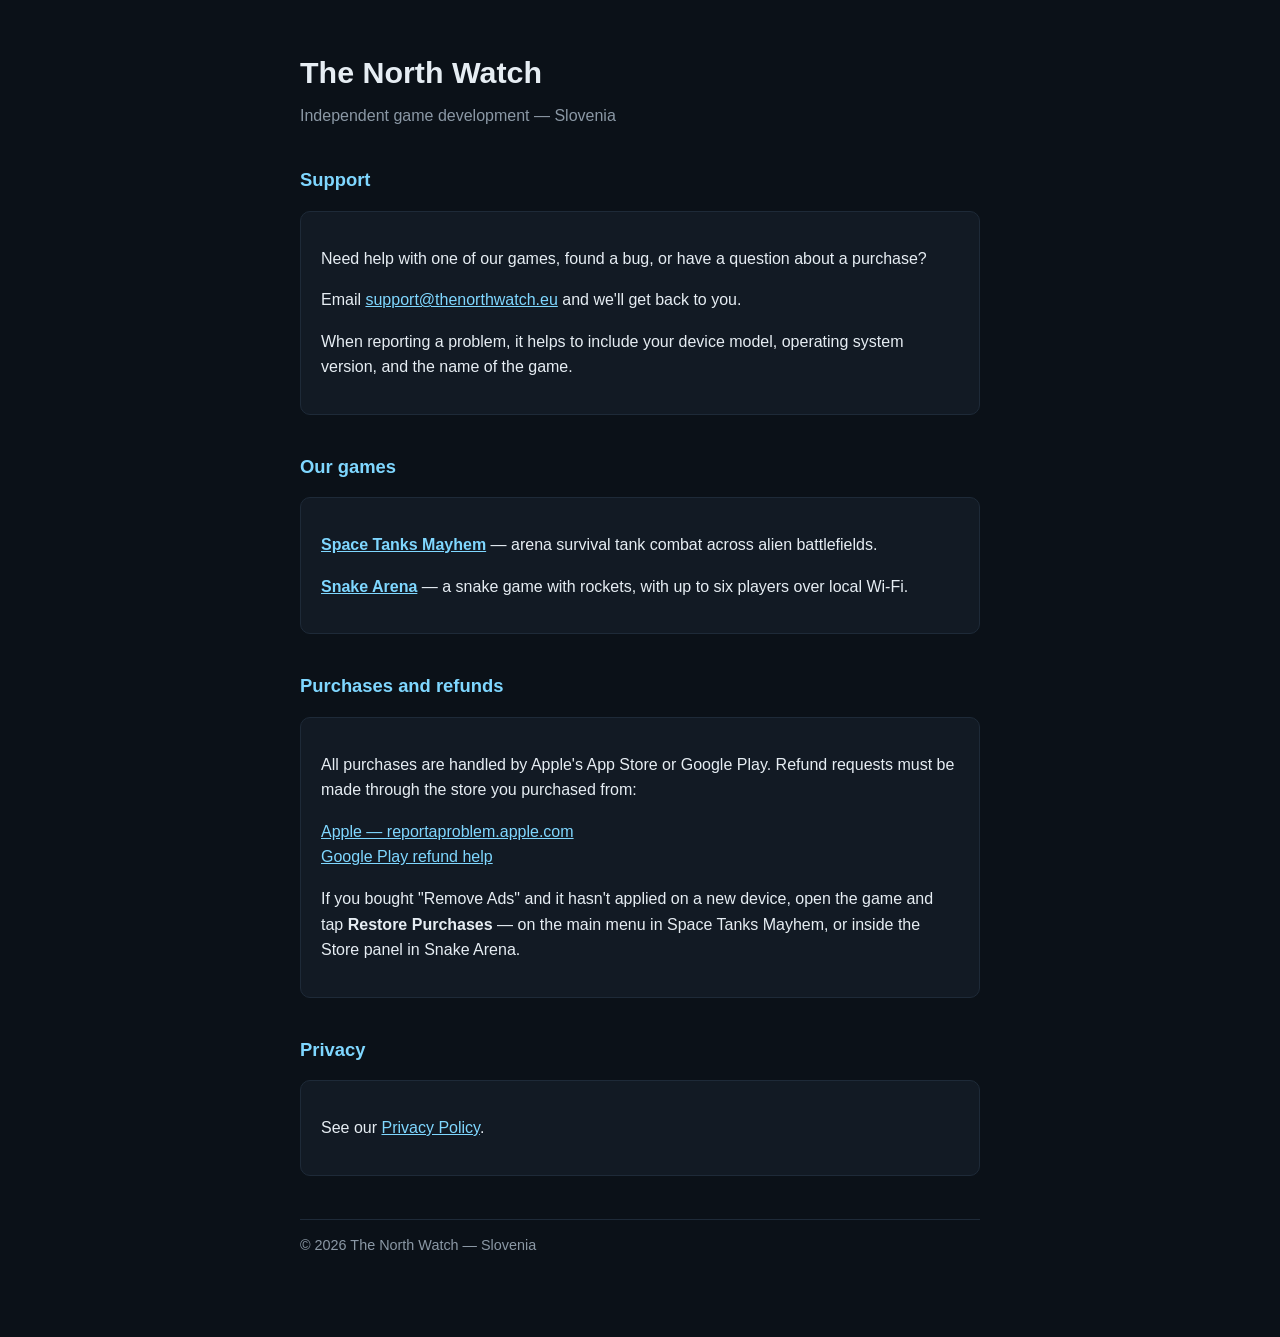
<file: support.html>
<!doctype html>
<html lang="en">
<head>
<meta charset="utf-8">
<meta name="viewport" content="width=device-width, initial-scale=1">
<link rel="icon" href="logo.svg">
<title>The North Watch — Support</title>
<style>
  :root { color-scheme: light dark; }
  body { margin:0; font-family:-apple-system,BlinkMacSystemFont,"Segoe UI",Roboto,sans-serif;
         line-height:1.6; background:#0b1118; color:#e6edf3; }
  .wrap { max-width:680px; margin:0 auto; padding:48px 24px 80px; }
  h1 { font-size:1.9rem; margin:0 0 .2em; }
  h2 { font-size:1.15rem; margin:2em 0 .4em; color:#7fd7ff; }
  a { color:#7fd7ff; }
  .tag { color:#8b98a5; margin:0 0 2em; }
  .card { background:#121a24; border:1px solid #1e2a38; border-radius:10px; padding:18px 20px; margin:1em 0; }
  footer { margin-top:3em; color:#8b98a5; font-size:.9rem; border-top:1px solid #1e2a38; padding-top:1em; }
</style>
</head>
<body>
<div class="wrap">
  <h1><a href="index.html" style="color:inherit;text-decoration:none">The North Watch</a></h1>
  <p class="tag">Independent game development — Slovenia</p>

  <h2>Support</h2>
  <div class="card">
    <p>Need help with one of our games, found a bug, or have a question about a purchase?</p>
    <p>Email <a href="mailto:support@thenorthwatch.eu">support@thenorthwatch.eu</a> and we'll get back to you.</p>
    <p>When reporting a problem, it helps to include your device model, operating system version,
       and the name of the game.</p>
  </div>

  <h2>Our games</h2>
  <div class="card">
    <p><strong><a href="space-tanks-mayhem.html">Space Tanks Mayhem</a></strong> — arena survival
       tank combat across alien battlefields.</p>
    <p><strong><a href="snake-arena.html">Snake Arena</a></strong> — a snake game with
       rockets, with up to six players over local Wi-Fi.</p>
  </div>

  <h2>Purchases and refunds</h2>
  <div class="card">
    <p>All purchases are handled by Apple's App Store or Google Play. Refund requests must be made
       through the store you purchased from:</p>
    <p><a href="https://reportaproblem.apple.com">Apple — reportaproblem.apple.com</a><br>
       <a href="https://support.google.com/googleplay/answer/2479637">Google Play refund help</a></p>
    <p>If you bought "Remove Ads" and it hasn't applied on a new device, open the game and tap
       <strong>Restore Purchases</strong> — on the main menu in Space Tanks Mayhem, or inside the
       Store panel in Snake Arena.</p>
  </div>

  <h2>Privacy</h2>
  <div class="card">
    <p>See our <a href="privacy.html">Privacy Policy</a>.</p>
  </div>

  <footer>© 2026 The North Watch — Slovenia</footer>
</div>
</body>
</html>
</file>
<file: nw/nw.css>
/* The North Watch family: one design system for thenorthwatch.eu, rabbit-hole.video and the personal site.
   Direction A, "Night Watch": dark first, light on request of the system. Each site sets <html data-site="…">
   and gets its accent and grey tint from the blocks below; everything else is shared. */

/* ── Fonts (OFL, self-hosted). Text uses Inter where installed, else the system face (the bible allows it). ── */
@font-face { font-family: "Space Grotesk"; font-weight: 300 700; font-display: swap; src: url(fonts/SpaceGrotesk_var_latin.woff2) format("woff2"); }
@font-face { font-family: "Space Grotesk"; font-weight: 300 700; font-display: swap; src: url(fonts/SpaceGrotesk_var_latin-ext.woff2) format("woff2"); unicode-range: U+0100-024F, U+0259, U+1E00-1EFF, U+2020, U+20A0-20AB, U+20AD-20CF, U+2113, U+2C60-2C7F, U+A720-A7FF; }
@font-face { font-family: "JetBrains Mono"; font-weight: 500; font-display: swap; src: url(fonts/JetBrainsMono_500_latin.woff2) format("woff2"); }
@font-face { font-family: "JetBrains Mono"; font-weight: 500; font-display: swap; src: url(fonts/JetBrainsMono_500_latin-ext.woff2) format("woff2"); unicode-range: U+0100-024F, U+1E00-1EFF; }

/* ── Tokens ── */
:root {
  --font-display: "Space Grotesk", system-ui, -apple-system, "Segoe UI", sans-serif;
  --font-body: "Inter", system-ui, -apple-system, "Segoe UI", Roboto, sans-serif;
  --font-mono: "JetBrains Mono", ui-monospace, Menlo, monospace;

  --s1: 4px; --s2: 8px; --s3: 12px; --s4: 16px; --s5: 24px; --s6: 32px; --s7: 48px; --s8: 64px; --s9: 96px; --s10: 128px;
  --wrap: 1200px; --gutter: 16px;
  --r-sm: 6px; --r-md: 12px; --r-lg: 20px;

  --dur-1: 160ms; --dur-2: 320ms; --dur-3: 640ms; --ease: cubic-bezier(.2, .7, .2, 1);

  /* The North Watch (default) */
  --bg: #0a0e14; --strip: #070a0f; --surface: #101722; --raised: #162030; --line: #1e2936;
  --ink: #edf2f7; --muted: #9aa8b8; --faint: #75859a;
  --accent: #79b4ff; --on-accent: #040c1c; --glow: rgba(121, 180, 255, .38);
  --accent-on-image: #9cc8ff;
  --brand-grad: linear-gradient(90deg, #ffffff, #bfe0ff 35%, #79b4ff 70%, #dbeeff);
  --night-bg: #0a0e14; --night-strip: #070a0f; --night-line: #1e2936; --night-ink: #edf2f7; --night-muted: #9aa8b8; --night-faint: #75859a; /* stays bright in light mode: it sits on dark pictures */
  --ok: #8affc1; --ok-bg: rgba(138, 255, 193, .1); --ok-line: rgba(138, 255, 193, .3);
  color-scheme: dark;
}
:root[data-site="rh"] {
  --bg: #0b0a10; --strip: #08070c; --surface: #13121b; --raised: #1c1a27; --line: #25232f;
  --ink: #f2f2f5; --muted: #a6a6b4; --faint: #7c7b8c;
  --accent: #ab9bff; --on-accent: #140f2e; --glow: rgba(171, 155, 255, .45);
  --accent-on-image: #c4b5fd;
  --brand-grad: linear-gradient(90deg, #c084fc, #8b5cf6 35%, #60a5fa 70%, #67e8f9);
  --night-bg: #0b0a10; --night-strip: #08070c; --night-line: #25232f; --night-ink: #f2f2f5; --night-muted: #a6a6b4; --night-faint: #7c7b8c;
}
:root[data-site="gj"] {
  --bg: #0e0e0e; --strip: #0a0a0a; --surface: #171717; --raised: #202020; --line: #282828;
  --ink: #f0f0ee; --muted: #a3a3a0; --faint: #7d7d7a;
  --accent: #f2b25c; --on-accent: #1d1405; --glow: rgba(242, 178, 92, .3);
  --accent-on-image: #ffd27a;
  --brand-grad: linear-gradient(90deg, #ffd27a, #ff9a5c 35%, #49c6c0 70%, #bfefe9);
  --night-bg: #0e0e0e; --night-strip: #0a0a0a; --night-line: #282828; --night-ink: #f0f0ee; --night-muted: #a3a3a0; --night-faint: #7d7d7a;
}
/* The North Watch apps: Northlight, Iceberg, Borealis, AirTouch (colours from the brand bible). */
:root[data-site="nl"] {
  --bg: #0b1020; --strip: #080c18; --surface: #111a30; --raised: #18233d; --line: #22304d;
  --ink: #eef3fb; --muted: #a3aec4; --faint: #7a869e;
  --accent: #5fd3b4; --on-accent: #04201a; --glow: rgba(95,211,180,.38);
  --accent-on-image: #8de88f;
  --brand-grad: linear-gradient(90deg, #5fd3b4, #8de88f 35%, #8b7cf6 70%, #e07bd1);
  --night-bg: #0b1020; --night-strip: #080c18; --night-line: #22304d; --night-ink: #eef3fb; --night-muted: #a3aec4; --night-faint: #7a869e;
}
:root[data-site="ib"] {
  --bg: #04121a; --strip: #030d13; --surface: #082030; --raised: #0c2a3c; --line: #123447;
  --ink: #ecfaff; --muted: #9fbac6; --faint: #76929f;
  --accent: #22d3ee; --on-accent: #022028; --glow: rgba(34,211,238,.38);
  --accent-on-image: #a5f3fc;
  --brand-grad: linear-gradient(90deg, #f0feff, #a5f3fc 35%, #22d3ee 70%, #0ea5c6);
  --night-bg: #04121a; --night-strip: #030d13; --night-line: #123447; --night-ink: #ecfaff; --night-muted: #9fbac6; --night-faint: #76929f;
}
:root[data-site="bo"] {
  --bg: #100815; --strip: #0b0510; --surface: #1a0f22; --raised: #24142e; --line: #33203d;
  --ink: #fbf0f8; --muted: #c4a9bd; --faint: #977f91;
  --accent: #ff7ad9; --on-accent: #2a0420; --glow: rgba(255,122,217,.38);
  --accent-on-image: #ffc46b;
  --brand-grad: linear-gradient(90deg, #ffd6f5, #ff7ad9 35%, #ff9f7a 70%, #ffc46b);
  --night-bg: #100815; --night-strip: #0b0510; --night-line: #33203d; --night-ink: #fbf0f8; --night-muted: #c4a9bd; --night-faint: #977f91;
}
:root[data-site="at"] {
  --bg: #081028; --strip: #060c1e; --surface: #0e1a3a; --raised: #14224a; --line: #1d2d5a;
  --ink: #eef4ff; --muted: #a6b4d2; --faint: #7c8bab;
  --accent: #7fd0ff; --on-accent: #03142c; --glow: rgba(127,208,255,.38);
  --accent-on-image: #bfe9ff;
  --brand-grad: linear-gradient(90deg, #dff6ff, #7fd0ff 35%, #3b8bff 70%, #eaf7ff);
  --night-bg: #081028; --night-strip: #060c1e; --night-line: #1d2d5a; --night-ink: #eef4ff; --night-muted: #a6b4d2; --night-faint: #7c8bab;
}
:root[data-site="tw"] {
  --bg: #0a0c22; --strip: #070a1c; --surface: #11143a; --raised: #171b4a; --line: #232860;
  --ink: #f1f2ff; --muted: #aeb2d6; --faint: #8186ad;
  --accent: #8e9bff; --on-accent: #0a0c28; --glow: rgba(142,155,255,.38);
  --accent-on-image: #c7d0ff;
  --brand-grad: linear-gradient(90deg, #f5f7ff, #c7d0ff 35%, #8e9bff 70%, #dfe6ff);
  --night-bg: #0a0c22; --night-strip: #070a1c; --night-line: #232860; --night-ink: #f1f2ff; --night-muted: #aeb2d6; --night-faint: #8186ad;
}
:root[data-site="sw"] {
  --bg: #070b07; --strip: #050805; --surface: #0e160d; --raised: #152013; --line: #223220;
  --ink: #f2f8ea; --muted: #a9b8a2; --faint: #7f8f79;
  --accent: #c8f250; --on-accent: #0a1402; --glow: rgba(200,242,80,.34);
  --accent-on-image: #e8ff8a;
  --brand-grad: linear-gradient(90deg, #fbffe6, #e8ff8a 35%, #c8f250 70%, #ffe27a);
  --night-bg: #070b07; --night-strip: #050805; --night-line: #223220; --night-ink: #f2f8ea; --night-muted: #a9b8a2; --night-faint: #7f8f79;
}

/* Light: follows the system unless a page or viewer pins data-theme="dark"; data-theme="light" pins it on. */
@media (prefers-color-scheme: light) {
  :root:not([data-theme="dark"]) {
    --bg: #f5f7fa; --strip: #eaeef3; --surface: #ffffff; --raised: #eef2f6; --line: #dce3ea;
    --ink: #0d141c; --muted: #4a5868; --faint: #5e6b7a;
    --accent: #1f5fc4; --on-accent: #ffffff; --glow: rgba(31, 95, 196, .22);
    --ok: #13643f; --ok-bg: #e3f4ea; --ok-line: #b8e0c8;
    color-scheme: light;
  }
  :root[data-site="rh"]:not([data-theme="dark"]) {
    --bg: #f7f6fb; --strip: #eeecf6; --surface: #ffffff; --raised: #efedf7; --line: #e1def0;
    --ink: #121018; --muted: #4d4a5e; --faint: #6a677c;
    --accent: #5b41e0; --on-accent: #ffffff; --glow: rgba(91, 65, 224, .25);
  }
  :root[data-site="gj"]:not([data-theme="dark"]) {
    --bg: #f6f6f5; --strip: #ececea; --surface: #ffffff; --raised: #f0f0ee; --line: #e2e2e0;
    --ink: #121212; --muted: #50504d; --faint: #62625f;
    --accent: #a0600f; --on-accent: #ffffff; --glow: rgba(160, 96, 15, .2);
  }
  :root[data-site="nl"]:not([data-theme="dark"]) {
    --bg: #f5f8fb; --strip: #e9eef4; --surface: #ffffff; --raised: #eef2f7; --line: #dbe3ec;
    --ink: #0d1420; --muted: #4a5666; --faint: #5d6979;
    --accent: #0f7f66; --on-accent: #ffffff; --glow: rgba(15,127,102,.22);
  }
  :root[data-site="ib"]:not([data-theme="dark"]) {
    --bg: #f3f9fb; --strip: #e5f0f4; --surface: #ffffff; --raised: #eaf4f7; --line: #d4e5ec;
    --ink: #071820; --muted: #41555e; --faint: #566a73;
    --accent: #0a7690; --on-accent: #ffffff; --glow: rgba(10,118,144,.22);
  }
  :root[data-site="bo"]:not([data-theme="dark"]) {
    --bg: #fbf6fa; --strip: #f3e9f1; --surface: #ffffff; --raised: #f6edf4; --line: #ead9e5;
    --ink: #1c0c18; --muted: #5d4858; --faint: #715b6b;
    --accent: #b8237f; --on-accent: #ffffff; --glow: rgba(184,35,127,.22);
  }
  :root[data-site="at"]:not([data-theme="dark"]) {
    --bg: #f4f7fd; --strip: #e7edf8; --surface: #ffffff; --raised: #edf2fb; --line: #d7e0f0;
    --ink: #0a1226; --muted: #47536b; --faint: #5a6680;
    --accent: #1f63d6; --on-accent: #ffffff; --glow: rgba(31,99,214,.22);
  }
  :root[data-site="tw"]:not([data-theme="dark"]) {
    --bg: #f5f6fd; --strip: #e9ebf8; --surface: #ffffff; --raised: #eef0fb; --line: #d9dcf0;
    --ink: #0c0f26; --muted: #4a4f6e; --faint: #5d6283;
    --accent: #4b58d6; --on-accent: #ffffff; --glow: rgba(75,88,214,.22);
  }
  :root[data-site="sw"]:not([data-theme="dark"]) {
    --bg: #f6f9f1; --strip: #eaf0e2; --surface: #ffffff; --raised: #eef3e7; --line: #dbe4d0;
    --ink: #0d160a; --muted: #4b5846; --faint: #5e6b58;
    --accent: #3f6b0a; --on-accent: #ffffff; --glow: rgba(63,107,10,.22);
  }
}
:root[data-theme="light"] {
  --bg: #f5f7fa; --strip: #eaeef3; --surface: #ffffff; --raised: #eef2f6; --line: #dce3ea;
  --ink: #0d141c; --muted: #4a5868; --faint: #5e6b7a;
  --accent: #1f5fc4; --on-accent: #ffffff; --glow: rgba(31, 95, 196, .22);
  --ok: #13643f; --ok-bg: #e3f4ea; --ok-line: #b8e0c8;
  color-scheme: light;
}
:root[data-site="rh"][data-theme="light"] {
  --bg: #f7f6fb; --strip: #eeecf6; --surface: #ffffff; --raised: #efedf7; --line: #e1def0;
  --ink: #121018; --muted: #4d4a5e; --faint: #6a677c;
  --accent: #5b41e0; --on-accent: #ffffff; --glow: rgba(91, 65, 224, .25);
}
:root[data-site="gj"][data-theme="light"] {
  --bg: #f6f6f5; --strip: #ececea; --surface: #ffffff; --raised: #f0f0ee; --line: #e2e2e0;
  --ink: #121212; --muted: #50504d; --faint: #62625f;
  --accent: #a0600f; --on-accent: #ffffff; --glow: rgba(160, 96, 15, .2);
}

:root[data-site="nl"][data-theme="light"] {
  --bg: #f5f8fb; --strip: #e9eef4; --surface: #ffffff; --raised: #eef2f7; --line: #dbe3ec;
  --ink: #0d1420; --muted: #4a5666; --faint: #5d6979;
  --accent: #0f7f66; --on-accent: #ffffff; --glow: rgba(15,127,102,.22);
}
:root[data-site="ib"][data-theme="light"] {
  --bg: #f3f9fb; --strip: #e5f0f4; --surface: #ffffff; --raised: #eaf4f7; --line: #d4e5ec;
  --ink: #071820; --muted: #41555e; --faint: #566a73;
  --accent: #0a7690; --on-accent: #ffffff; --glow: rgba(10,118,144,.22);
}
:root[data-site="bo"][data-theme="light"] {
  --bg: #fbf6fa; --strip: #f3e9f1; --surface: #ffffff; --raised: #f6edf4; --line: #ead9e5;
  --ink: #1c0c18; --muted: #5d4858; --faint: #715b6b;
  --accent: #b8237f; --on-accent: #ffffff; --glow: rgba(184,35,127,.22);
}
:root[data-site="at"][data-theme="light"] {
  --bg: #f4f7fd; --strip: #e7edf8; --surface: #ffffff; --raised: #edf2fb; --line: #d7e0f0;
  --ink: #0a1226; --muted: #47536b; --faint: #5a6680;
  --accent: #1f63d6; --on-accent: #ffffff; --glow: rgba(31,99,214,.22);
}
:root[data-site="tw"][data-theme="light"] {
  --bg: #f5f6fd; --strip: #e9ebf8; --surface: #ffffff; --raised: #eef0fb; --line: #d9dcf0;
  --ink: #0c0f26; --muted: #4a4f6e; --faint: #5d6283;
  --accent: #4b58d6; --on-accent: #ffffff; --glow: rgba(75,88,214,.22);
}
:root[data-site="sw"][data-theme="light"] {
  --bg: #f6f9f1; --strip: #eaf0e2; --surface: #ffffff; --raised: #eef3e7; --line: #dbe4d0;
  --ink: #0d160a; --muted: #4b5846; --faint: #5e6b58;
  --accent: #3f6b0a; --on-accent: #ffffff; --glow: rgba(63,107,10,.22);
}

/* ── Base ── */
*, *::before, *::after { box-sizing: border-box; }
html { background: var(--bg); -webkit-text-size-adjust: 100%; scroll-behavior: smooth; }
body { margin: 0; background: var(--bg); color: var(--ink); font: 400 17px/1.6 var(--font-body); -webkit-font-smoothing: antialiased; text-rendering: optimizeLegibility; }
img { display: block; max-width: 100%; height: auto; }
a { color: var(--accent); text-underline-offset: 4px; }
:focus-visible { outline: 2px solid var(--accent); outline-offset: 3px; border-radius: var(--r-sm); }
h1, h2, h3 { margin: 0; text-wrap: balance; }
p { margin: 0; }
.wrap { max-width: var(--wrap); margin: 0 auto; padding: 0 var(--gutter); }
@media (min-width: 720px) { :root { --gutter: 24px; } }
.skip { position: absolute; left: -9999px; top: 8px; z-index: 50; padding: 10px 14px; border-radius: var(--r-sm); background: var(--accent); color: var(--on-accent); }
.skip:focus { left: 8px; }
.sr-only { position: absolute; width: 1px; height: 1px; overflow: hidden; clip: rect(0 0 0 0); white-space: nowrap; }

/* ── Type ── */
.eyebrow { font: 500 12px/1.3 var(--font-mono); letter-spacing: .08em; text-transform: uppercase; color: var(--accent); }
.display { font: 700 clamp(40px, 6.6vw, 80px)/1.02 var(--font-display); letter-spacing: -.03em; }
.h2 { font: 700 clamp(30px, 4vw, 48px)/1.06 var(--font-display); letter-spacing: -.025em; }
.wordmark { font: 700 18px/1 var(--font-display); letter-spacing: .06em; text-transform: uppercase; background: var(--brand-grad); -webkit-background-clip: text; background-clip: text; color: transparent; }
.h3 { font: 600 21px/1.3 var(--font-body); }
.lead { font-size: clamp(17px, 2vw, 19px); line-height: 1.55; color: var(--muted); max-width: 54ch; }
.muted { color: var(--muted); }
.mono { font: 500 13px/1.4 var(--font-mono); }

/* ── Night chrome: the strip, the site bar and the footer stay night in both themes, so the marks always sit
   on dark (the bible: every mark lives on night). ── */
.strip, .bar, .foot { --bg: var(--night-bg); --strip: var(--night-strip); --line: var(--night-line); --ink: var(--night-ink); --muted: var(--night-muted); --faint: var(--night-faint); --accent: var(--accent-on-image); color-scheme: dark; color: var(--ink); }
.foot { background: var(--night-bg); }

/* ── Family strip: on every page of all three sites ── */
.strip { background: var(--strip); border-bottom: 1px solid var(--line); }
.strip .wrap { min-height: 36px; display: flex; align-items: center; gap: var(--s4); flex-wrap: wrap; font: 500 12px/1 var(--font-mono); letter-spacing: .08em; text-transform: uppercase; }
.strip a { color: var(--muted); text-decoration: none; padding: 8px 0; }
.strip a:hover { color: var(--ink); }
.strip a[aria-current] { color: var(--ink); }
.strip .sep { color: var(--faint); }

/* ── Site bar ── */
.bar { position: sticky; top: env(safe-area-inset-top, 0px); z-index: 20; background: color-mix(in srgb, var(--bg) 82%, transparent); backdrop-filter: blur(12px); -webkit-backdrop-filter: blur(12px); border-bottom: 1px solid var(--line); }
.bar .wrap { display: flex; align-items: center; justify-content: space-between; gap: var(--s4); min-height: 68px; flex-wrap: wrap; }
.brand { display: inline-flex; align-items: center; gap: var(--s3); color: var(--ink); text-decoration: none; font: 700 19px/1 var(--font-display); letter-spacing: -.01em; }
.brand img { width: auto; height: 30px; }
.brand .logo-h { height: 52px; width: auto; }
@media (max-width: 480px) { .brand .logo-h { height: 44px; } }
.brand .app-icon { width: 34px; height: 34px; border-radius: 22.5%; box-shadow: 0 6px 18px -8px var(--glow); }
.nav { display: flex; align-items: center; gap: var(--s1); flex-wrap: wrap; font-size: 15px; }
.nav a:not(.btn) { color: var(--muted); text-decoration: none; padding: 10px 10px; border-radius: var(--r-sm); }
.nav a:not(.btn):hover { color: var(--ink); }
.nav .btn { margin-left: var(--s2); }
@media (max-width: 640px) { .nav .opt { display: none; } }

/* ── Buttons and pills ── */
.btn { display: inline-flex; align-items: center; gap: var(--s2); min-height: 48px; padding: 0 22px; border-radius: 10px; font: 650 16px/1 var(--font-body); text-decoration: none; transition: transform var(--dur-1) var(--ease), box-shadow var(--dur-1) var(--ease), border-color var(--dur-1) var(--ease); }
.btn svg { width: 16px; height: 16px; }
.btn--primary { background: var(--accent); color: var(--on-accent); }
.btn--primary:hover { transform: translateY(-1px); box-shadow: 0 10px 30px -10px var(--glow); }
.btn--ghost { color: var(--ink); border: 1px solid color-mix(in srgb, var(--ink) 22%, transparent); }
.btn--ghost:hover { border-color: var(--ink); }
.btn--sm { min-height: 44px; padding: 0 16px; font-size: 15px; }
.btn--on-image { color: #fff; border-color: rgba(255, 255, 255, .4); background: rgba(0, 0, 0, .25); }
.pill { display: inline-flex; align-items: center; gap: 6px; font: 500 12px/1 var(--font-mono); padding: 7px 10px; border-radius: var(--r-sm); border: 1px solid var(--line); color: var(--muted); white-space: nowrap; }
.pill--accent { color: var(--accent); }
.pill--ok { color: var(--ok); background: var(--ok-bg); border-color: var(--ok-line); }
.pill--dev { color: var(--ink); border-style: dashed; border-color: var(--faint); }
.pill--on-image { color: #fff; border-color: rgba(255, 255, 255, .35); background: rgba(0, 0, 0, .35); backdrop-filter: blur(6px); }
.chips { display: flex; gap: var(--s2); flex-wrap: wrap; }
.chip { font: 500 13px/1 var(--font-mono); padding: 9px 12px; border-radius: 999px; border: 1px solid var(--line); color: var(--ink); }

/* ── Hero: a full-bleed picture with the words on it ── */
.hero { position: relative; isolation: isolate; min-height: min(86vh, 820px); display: flex; align-items: flex-end; overflow: hidden; background: #05070b; color: #fff; }
.hero > picture, .hero > picture img { position: absolute; inset: 0; width: 100%; height: 100%; object-fit: cover; z-index: -2; }
.hero::after { content: ""; position: absolute; inset: 0; z-index: -1; background: linear-gradient(90deg, rgba(4, 6, 10, .78) 0%, rgba(4, 6, 10, .35) 45%, rgba(4, 6, 10, 0) 70%), linear-gradient(0deg, rgba(4, 6, 10, .7) 0%, rgba(4, 6, 10, 0) 40%); }
.hero .wrap { width: 100%; padding-top: var(--s10); padding-bottom: var(--s8); display: flex; flex-direction: column; gap: var(--s5); }
.hero .display { max-width: 13ch; }
.hero .lead { color: rgba(255, 255, 255, .82); }
.hero .eyebrow, .tile .eyebrow { color: var(--accent-on-image); }
.hero .actions { display: flex; gap: var(--s3); flex-wrap: wrap; }
@media (max-width: 720px) {
  .hero { min-height: 78vh; }
  .hero > picture img { object-position: var(--hero-focus-mobile, 70% center); }
  .hero::after { background: linear-gradient(0deg, rgba(4, 6, 10, .88) 0%, rgba(4, 6, 10, .4) 55%, rgba(4, 6, 10, .1) 100%); }
}

/* ── Sections ── */
.section { padding: var(--s8) 0; }
@media (min-width: 720px) { .section { padding: var(--s9) 0; } }
.section-head { display: flex; justify-content: space-between; align-items: flex-end; gap: var(--s4); flex-wrap: wrap; margin-bottom: var(--s6); }
.section-head .lead { max-width: 46ch; }

/* ── Group headings inside a section ── */
.group-head { display: flex; gap: var(--s4); align-items: baseline; flex-wrap: wrap; margin: var(--s7) 0 var(--s4); }
.group-head .muted { font-size: 15px; }

/* ── Picture cards ── */
.cards { display: grid; gap: var(--s4); grid-template-columns: 1fr; }
@media (min-width: 720px) { .cards { grid-template-columns: repeat(2, minmax(0, 1fr)); gap: var(--s5); } }
@media (min-width: 1040px) { .cards--3 { grid-template-columns: repeat(3, minmax(0, 1fr)); } }
.card { position: relative; display: flex; flex-direction: column; border-radius: var(--r-lg); overflow: hidden; background: var(--surface); border: 1px solid var(--line); color: var(--ink); text-decoration: none; transition: border-color var(--dur-2) var(--ease), transform var(--dur-2) var(--ease), box-shadow var(--dur-2) var(--ease); }
a.card:hover { border-color: color-mix(in srgb, var(--accent) 45%, var(--line)); transform: translateY(-2px); box-shadow: 0 24px 60px -30px var(--glow); }
.card__media { position: relative; aspect-ratio: 16 / 10; overflow: hidden; background: #05070b; }
.card__media img { width: 100%; height: 100%; object-fit: cover; transition: transform var(--dur-3) var(--ease); }
a.card:hover .card__media img { transform: scale(1.03); }
.card__media .pill { position: absolute; left: var(--s4); top: var(--s4); }
.card__body { padding: var(--s5); display: flex; flex-direction: column; gap: var(--s2); flex: 1 1 auto; }
.card__title { display: flex; align-items: center; gap: var(--s3); font: 700 24px/1.15 var(--font-display); letter-spacing: -.012em; }
.card__title img { width: 40px; height: 40px; border-radius: 22.5%; flex: none; box-shadow: 0 6px 18px -6px var(--glow); }
.card__body p { color: var(--muted); }
.card__body > .pill { align-self: flex-start; }
.card__foot { margin-top: auto; padding-top: var(--s2); display: flex; align-items: center; justify-content: space-between; gap: var(--s3); flex-wrap: wrap; font: 500 13px/1.3 var(--font-mono); color: var(--muted); }
.card__foot .go { color: var(--ink); display: inline-flex; align-items: center; gap: 6px; }
.card--wide { grid-column: 1 / -1; }
@media (min-width: 900px) {
  .card--wide { flex-direction: row; }
  .card--wide .card__media { flex: 1 1 62%; aspect-ratio: auto; min-height: 360px; }
  .card--wide .card__body { flex: 1 1 38%; padding: var(--s6); justify-content: center; }
}
.card--dashed { background: transparent; border-style: dashed; border-color: var(--faint); }

/* ── Feature mosaic: big pictures, one line each ── */
.mosaic { display: grid; gap: var(--s4); grid-template-columns: 1fr; }
@media (min-width: 720px) { .mosaic { grid-template-columns: repeat(6, minmax(0, 1fr)); gap: var(--s5); } .tile--6 { grid-column: span 6; } .tile--4 { grid-column: span 4; } .tile--3 { grid-column: span 3; } .tile--2 { grid-column: span 2; } }
.tile { position: relative; isolation: isolate; border-radius: var(--r-lg); overflow: hidden; min-height: 300px; display: flex; align-items: flex-end; background: #05070b; color: #fff; border: 1px solid var(--line); }
.tile picture, .tile picture img { position: absolute; inset: 0; width: 100%; height: 100%; object-fit: cover; z-index: -2; }
.tile::after { content: ""; position: absolute; inset: 0; z-index: -1; background: linear-gradient(0deg, rgba(4, 4, 8, .82) 0%, rgba(4, 4, 8, .25) 45%, rgba(4, 4, 8, 0) 70%); }
.tile__body { padding: var(--s5); display: flex; flex-direction: column; gap: 6px; max-width: 46ch; }
.tile__body h3 { font: 700 26px/1.1 var(--font-display); letter-spacing: -.015em; }
.tile__body p { color: rgba(255, 255, 255, .8); font-size: 16px; line-height: 1.5; }
.tile--6 { min-height: 440px; }
@media (min-width: 720px) { .tile--6::after { background: linear-gradient(90deg, rgba(4, 4, 8, .85) 0%, rgba(4, 4, 8, .45) 38%, rgba(4, 4, 8, 0) 62%), linear-gradient(0deg, rgba(4, 4, 8, .6) 0%, rgba(4, 4, 8, 0) 45%); } }
@media (min-width: 720px) { .tile--6 .tile__body { padding: var(--s7); } .tile--6 .tile__body h3 { font-size: 40px; } }

/* ── Split: picture beside words ── */
.split { display: grid; gap: var(--s6); align-items: center; grid-template-columns: 1fr; }
@media (min-width: 900px) { .split { grid-template-columns: minmax(0, 5fr) minmax(0, 6fr); gap: var(--s8); } .split--flip > :first-child { order: 2; } }
.split__media { border-radius: var(--r-lg); overflow: hidden; border: 1px solid var(--line); background: #05070b; }
.split__media img { width: 100%; height: 100%; object-fit: cover; }
.ticks { list-style: none; margin: 0; padding: 0; display: flex; flex-direction: column; gap: var(--s3); }
.ticks li { display: flex; gap: var(--s3); align-items: baseline; }
.ticks li::before { content: ""; flex: none; width: 8px; height: 8px; border-radius: 50%; background: var(--accent); transform: translateY(-2px); }
.ticks b { font-weight: 600; }

/* ── Real screenshots, set into the app's own glow ── */
.shots { display: grid; gap: var(--s6); grid-template-columns: 1fr; }
@media (min-width: 900px) { .shots--two { grid-template-columns: repeat(2, minmax(0, 1fr)); } }
.shot { position: relative; margin: 0; display: flex; flex-direction: column; gap: var(--s3); isolation: isolate; }
.shot::before { content: ""; position: absolute; inset: 8% 6% 18%; z-index: -1; background: var(--brand-grad); filter: blur(60px); opacity: .32; border-radius: 40px; }
.shot__frame { border-radius: 14px; overflow: hidden; border: 1px solid color-mix(in srgb, var(--accent) 30%, transparent); box-shadow: 0 40px 100px -40px var(--glow), 0 0 0 1px rgba(255, 255, 255, .04) inset; background: #0b0c10; }
.shot__frame img { width: 100%; height: auto; }
.shot figcaption { display: flex; gap: var(--s3); align-items: baseline; flex-wrap: wrap; }
.shot figcaption b { font: 700 18px/1.2 var(--font-display); letter-spacing: -.01em; }
.shot figcaption span { color: var(--muted); font-size: 15px; }
.shot--hero::before { inset: 4% 3% 12%; opacity: .42; filter: blur(80px); }
.shots--panels { grid-template-columns: repeat(auto-fit, minmax(200px, 1fr)); max-width: 960px; margin-inline: auto; }
.shots--panels .shot__frame { border-radius: 18px; }

/* ── Steps: a process the reader follows in order ── */
.steps { display: grid; gap: var(--s4); grid-template-columns: repeat(auto-fit, minmax(220px, 1fr)); counter-reset: step; }
.step { padding: var(--s5); border-radius: var(--r-md); background: var(--surface); border: 1px solid var(--line); display: flex; flex-direction: column; gap: 8px; }
.step::before { counter-increment: step; content: counter(step); font: 700 34px/1 var(--font-display); background: var(--brand-grad); -webkit-background-clip: text; background-clip: text; color: transparent; }
.step h3 { font: 700 19px/1.25 var(--font-display); }
.step p { color: var(--muted); font-size: 15px; line-height: 1.5; }

/* ── Free and Pro ── */
.tiers { display: grid; gap: var(--s4); grid-template-columns: repeat(auto-fit, minmax(280px, 1fr)); }
.tier { padding: var(--s6); border-radius: var(--r-lg); background: var(--surface); border: 1px solid var(--line); display: flex; flex-direction: column; gap: var(--s3); }
.tier--pro { border-color: color-mix(in srgb, var(--accent) 45%, var(--line)); box-shadow: 0 30px 80px -40px var(--glow); }
.tier h3 { font: 700 26px/1.1 var(--font-display); }
.tier--pro h3 { background: var(--brand-grad); -webkit-background-clip: text; background-clip: text; color: transparent; }
.tier ul { margin: 0; padding: 0; list-style: none; display: flex; flex-direction: column; gap: 10px; }
.tier li { display: grid; grid-template-columns: 18px minmax(0, 1fr); gap: 10px; color: var(--muted); font-size: 15px; }
.tier li::before { content: ""; width: 8px; height: 8px; border-radius: 50%; margin-top: 8px; background: var(--accent); }

/* ── Small facts row ── */
.facts { display: grid; gap: var(--s4); grid-template-columns: repeat(auto-fit, minmax(220px, 1fr)); }
.fact { padding: var(--s5); border-radius: var(--r-md); background: var(--surface); border: 1px solid var(--line); display: flex; flex-direction: column; gap: 6px; }
.fact .k { font: 500 12px/1 var(--font-mono); letter-spacing: .08em; text-transform: uppercase; color: var(--muted); }
.fact .v { font: 700 24px/1.2 var(--font-display); }
.fact p { color: var(--muted); font-size: 15px; line-height: 1.5; }

/* ── Band: a quiet full-width row ── */
.band { border-top: 1px solid var(--line); border-bottom: 1px solid var(--line); background: var(--surface); }
.band .wrap { padding-top: var(--s6); padding-bottom: var(--s6); display: flex; gap: var(--s5); align-items: center; justify-content: space-between; flex-wrap: wrap; }

/* ── Footer ── */
.foot { border-top: 1px solid var(--line); }
.foot .wrap { padding-top: var(--s6); padding-bottom: var(--s7); display: flex; gap: var(--s5); justify-content: space-between; align-items: center; flex-wrap: wrap; color: var(--muted); font-size: 15px; }
.foot .links { display: flex; gap: var(--s5); flex-wrap: wrap; }
.foot a { color: var(--muted); }
.foot a:hover { color: var(--ink); }
.foot .brandline { display: flex; align-items: center; gap: var(--s3); }
.foot .brandline img { height: 32px; width: auto; }
.byline { display: inline-flex; align-items: center; gap: 8px; font: 500 12px/1 var(--font-mono); letter-spacing: .08em; text-transform: uppercase; color: var(--accent); text-decoration: none; }
.byline img { height: 24px; width: auto; }

/* ── Motion: sections rest visible; the ones you scroll to rise in once (nw.js adds .in) ── */
@keyframes nw-rise { from { opacity: 0; transform: translateY(14px); } to { opacity: 1; transform: none; } }
.reveal.in { animation: nw-rise var(--dur-3) var(--ease) both; }
@media (prefers-reduced-motion: reduce) {
  html { scroll-behavior: auto; }
  *, *::before, *::after { transition-duration: 1ms !important; animation: none !important; }
}
</file>
